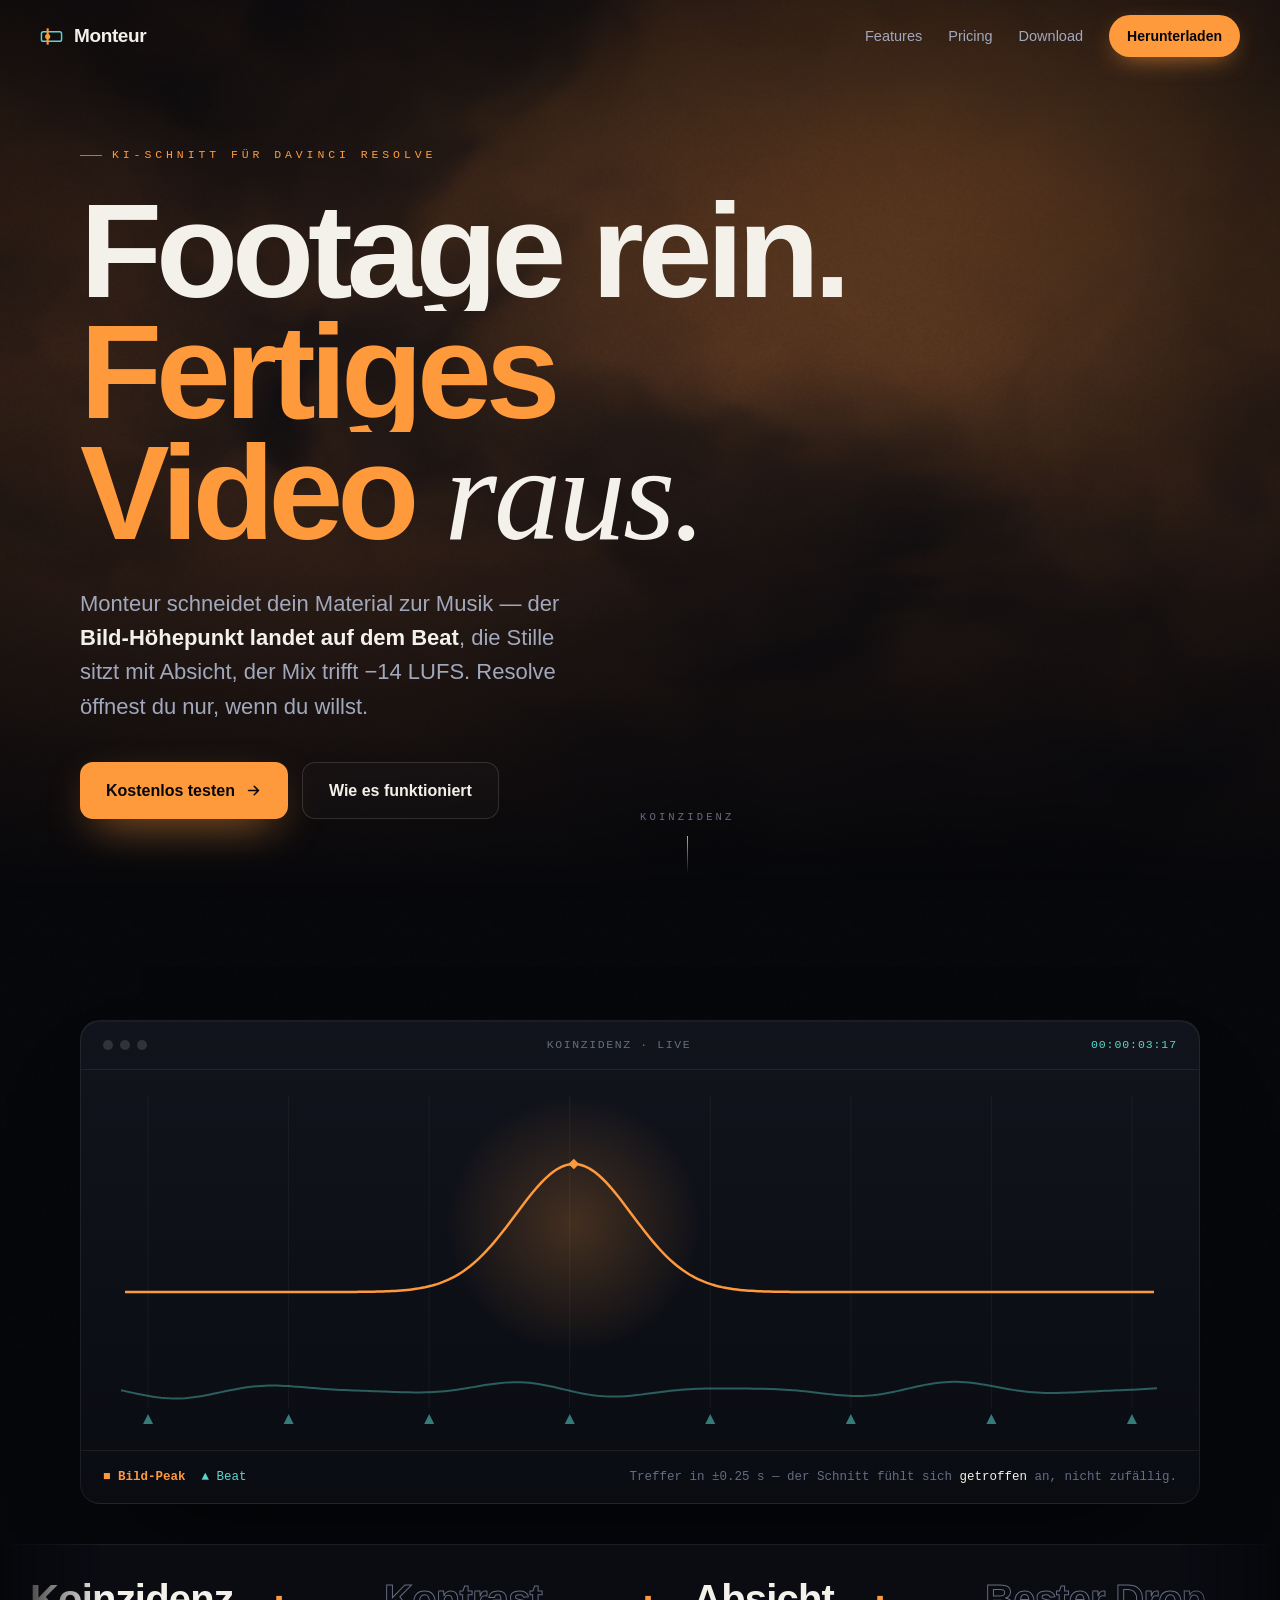
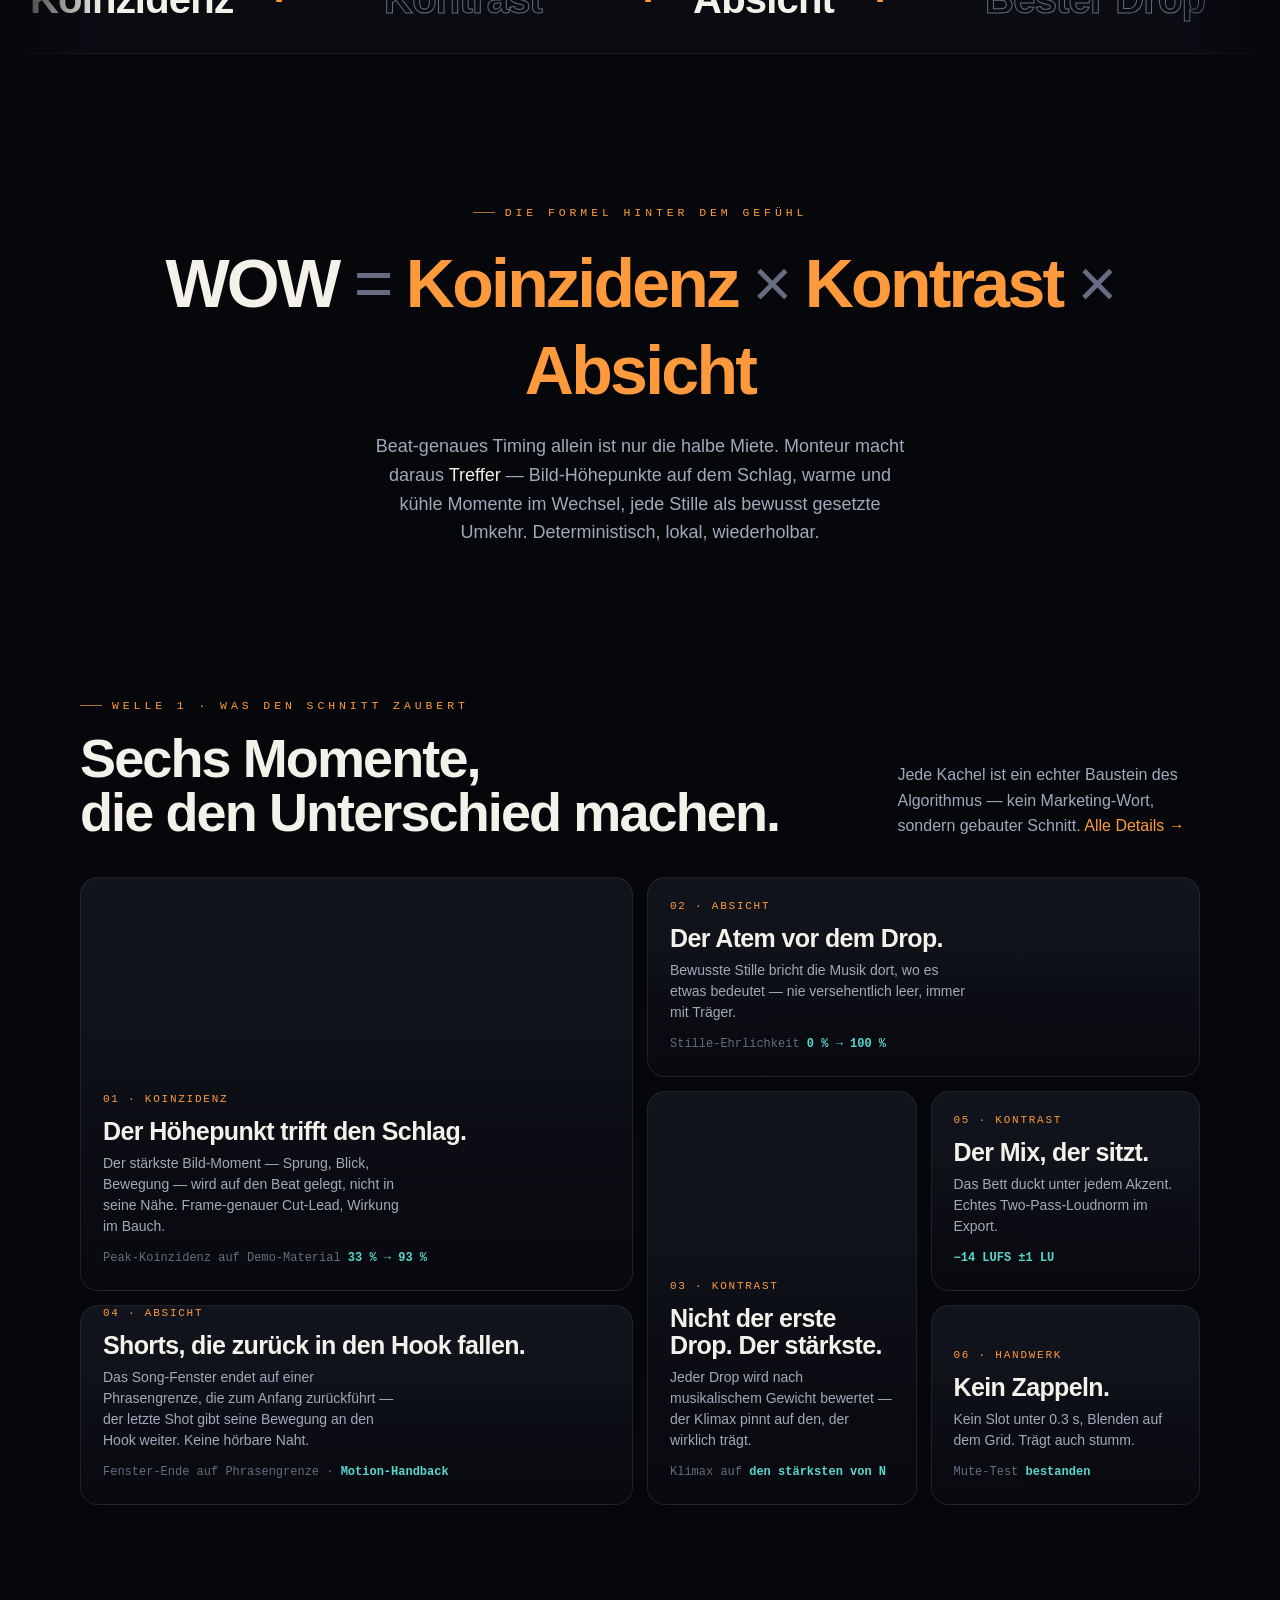
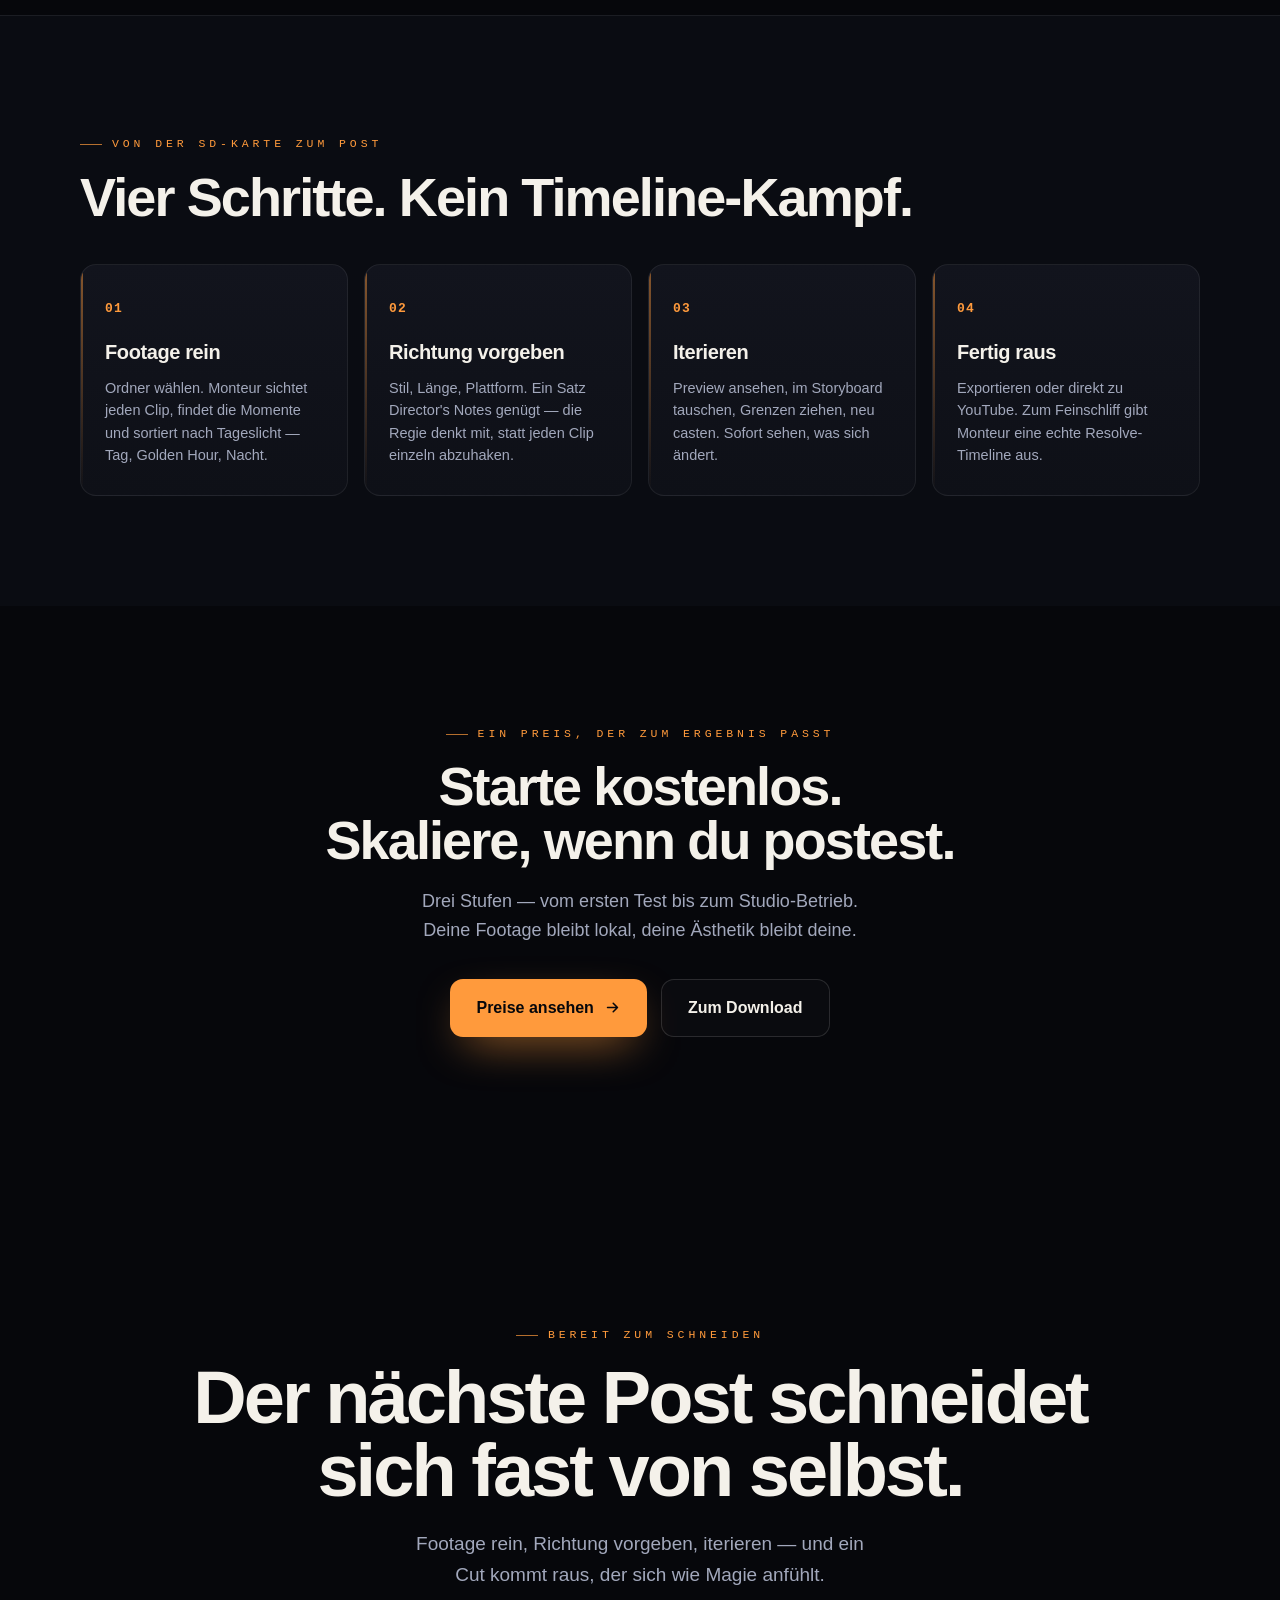
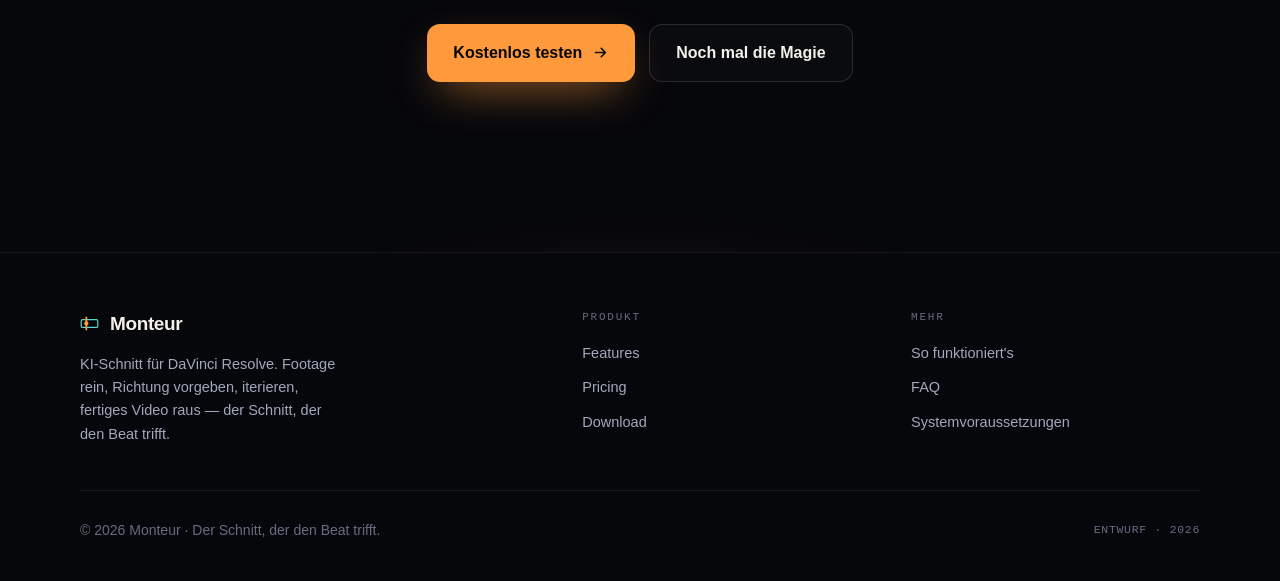
<file: site/index.html>
<!doctype html>
<html lang="de">
<head>
<meta charset="utf-8">
<meta name="viewport" content="width=device-width, initial-scale=1">
<title>Monteur — Der Schnitt, der den Beat trifft</title>
<meta name="description" content="Monteur ist KI-Schnitt für DaVinci Resolve. Footage rein, Richtung vorgeben, iterieren, fertiges Video raus — der Bild-Höhepunkt landet auf dem Beat.">
<meta property="og:title" content="Monteur — Der Schnitt, der den Beat trifft">
<meta property="og:description" content="KI-Schnitt für DaVinci Resolve. Footage rein, fertiges Video raus.">
<link rel="stylesheet" href="assets/monteur.css">
</head>
<body>
<div class="grain" aria-hidden="true"></div>

<header class="top" id="top">
  <a class="brand" href="index.html">
    <svg class="glyph" viewBox="0 0 24 24" fill="none" aria-hidden="true"><rect x="1.5" y="7" width="21" height="10" rx="2" stroke="#5AD7CD" stroke-width="1.5"/><line x1="8" y1="3.5" x2="8" y2="20.5" stroke="#FF9A3C" stroke-width="2.2"/><circle cx="8" cy="12" r="2.7" fill="#FF9A3C"/></svg>
    Monteur
  </a>
  <nav>
    <a class="lnk" href="features.html">Features</a>
    <a class="lnk" href="pricing.html">Pricing</a>
    <a class="lnk" href="download.html">Download</a>
    <a class="pill" href="download.html">Herunterladen</a>
  </nav>
  <button class="burger" aria-label="Menü öffnen"><span></span><span></span><span></span></button>
</header>
<div class="mobile-nav">
  <a href="features.html">Features</a>
  <a href="pricing.html">Pricing</a>
  <a href="download.html">Download</a>
  <a class="pill" href="download.html">Herunterladen</a>
</div>

<main>
  <!-- HERO -->
  <section class="hero" id="hero" style="position:relative;min-height:100svh;display:flex;align-items:center;overflow:hidden">
    <canvas id="shader" aria-hidden="true" style="position:absolute;inset:0;width:100%;height:100%;z-index:0"></canvas>
    <div style="content:'';position:absolute;inset:0;z-index:1;pointer-events:none;background:radial-gradient(120% 90% at 78% 18%,rgba(255,154,60,.10),transparent 55%),linear-gradient(180deg,rgba(6,7,11,.55),rgba(6,7,11,.2) 40%,#06070B)"></div>
    <div class="wrap" style="z-index:3;padding-top:120px;padding-bottom:64px;width:100%">
      <span class="eyebrow" style="margin-bottom:26px;display:inline-flex">KI-Schnitt für DaVinci Resolve</span>
      <h1 class="headline" id="headline" style="font-size:clamp(48px,10.5vw,148px);line-height:.9;letter-spacing:-.045em;max-width:16ch">
        <span class="ln" style="display:block;overflow:hidden"><span class="w" style="display:inline-block;transform:translateY(115%)">Footage rein.</span></span>
        <span class="ln" style="display:block;overflow:hidden"><span class="w" style="display:inline-block;transform:translateY(115%)"><span style="color:var(--ember)">Fertiges</span></span></span>
        <span class="ln" style="display:block;overflow:hidden"><span class="w" style="display:inline-block;transform:translateY(115%)"><span style="color:var(--ember)">Video</span> <span style="font-weight:300;font-family:var(--serif);font-style:italic;letter-spacing:-.02em">raus.</span></span></span>
      </h1>
      <p style="margin-top:32px;font-size:clamp(17px,2vw,22px);line-height:1.55;max-width:40ch;color:var(--haze);opacity:0;animation:fadeUp .8s var(--e-out) .9s forwards">Monteur schneidet dein Material zur Musik — der <b style="color:var(--chalk);font-weight:600">Bild-Höhepunkt landet auf dem Beat</b>, die Stille sitzt mit Absicht, der Mix trifft −14&nbsp;LUFS. Resolve öffnest du nur, wenn du willst.</p>
      <div class="cta-row" style="margin-top:38px;opacity:0;animation:fadeUp .8s var(--e-out) 1.05s forwards">
        <a class="btn btn-primary" href="download.html">Kostenlos testen<svg viewBox="0 0 24 24" fill="none"><path d="M5 12h14M13 6l6 6-6 6" stroke="currentColor" stroke-width="2.2" stroke-linecap="round" stroke-linejoin="round"/></svg></a>
        <a class="btn btn-ghost" href="features.html">Wie es funktioniert</a>
      </div>
    </div>
    <div aria-hidden="true" style="position:absolute;bottom:26px;left:50%;transform:translateX(-50%);z-index:3;font-family:var(--mono);font-size:10.5px;letter-spacing:.3em;color:var(--haze-dim);display:flex;flex-direction:column;align-items:center;gap:10px;opacity:0;animation:fadeUp 1s ease 1.4s forwards">
      <span>KOINZIDENZ</span><span style="width:1px;height:38px;background:linear-gradient(#FF9A3C,transparent)"></span>
    </div>
  </section>

  <!-- INSTRUMENT -->
  <section style="padding:clamp(70px,10vw,120px) 0 40px;position:relative;z-index:2">
    <div class="wrap">
      <div class="rise" style="border:1px solid var(--line);border-radius:20px;overflow:hidden;position:relative;background:linear-gradient(180deg,var(--panel),var(--ink));box-shadow:0 50px 110px -60px rgba(0,0,0,.95),inset 0 1px 0 rgba(255,255,255,.04)">
        <div style="display:flex;align-items:center;justify-content:space-between;gap:16px;padding:15px 22px;border-bottom:1px solid var(--line);font-family:var(--mono);font-size:11.5px;color:var(--haze-dim);letter-spacing:.14em">
          <span style="display:flex;gap:7px"><i style="width:10px;height:10px;border-radius:50%;background:var(--line-2)"></i><i style="width:10px;height:10px;border-radius:50%;background:var(--line-2)"></i><i style="width:10px;height:10px;border-radius:50%;background:var(--line-2)"></i></span>
          <span>KOINZIDENZ · LIVE</span>
          <span id="tc" style="color:var(--pulse);letter-spacing:.08em">00:00:04:12</span>
        </div>
        <canvas id="coincidence" width="1120" height="380" style="width:100%;height:clamp(240px,42vw,380px)"></canvas>
        <div style="display:flex;align-items:center;gap:16px;flex-wrap:wrap;padding:16px 22px;border-top:1px solid var(--line);font-family:var(--mono);font-size:12.5px;color:var(--haze-dim)">
          <span style="color:var(--ember);font-weight:600">■ Bild-Peak</span>
          <span style="color:var(--pulse)">▲ Beat</span>
          <span style="flex:1"></span>
          <span>Treffer in ±0.25&nbsp;s — der Schnitt fühlt sich <span style="color:var(--chalk)">getroffen</span> an, nicht zufällig.</span>
        </div>
      </div>
    </div>
  </section>

  <!-- MARQUEE -->
  <div class="marquee" aria-hidden="true">
    <div class="track">
      <span>Koinzidenz<span class="dot"> · </span></span><span class="o">Kontrast </span><span><span class="dot">· </span>Absicht<span class="dot"> · </span></span><span class="o">Bester Drop </span><span><span class="dot">· </span>Bewusste Stille<span class="dot"> · </span></span><span class="o">Loop-Naht </span><span><span class="dot">· </span>−14&nbsp;LUFS<span class="dot"> · </span></span><span class="o">Frame-Hygiene </span><span>Koinzidenz<span class="dot"> · </span></span><span class="o">Kontrast </span><span><span class="dot">· </span>Absicht<span class="dot"> · </span></span><span class="o">Bester Drop </span><span><span class="dot">· </span>Bewusste Stille<span class="dot"> · </span></span><span class="o">Loop-Naht </span><span><span class="dot">· </span>−14&nbsp;LUFS<span class="dot"> · </span></span><span class="o">Frame-Hygiene </span>
    </div>
  </div>

  <!-- FORMULA -->
  <section class="formula" id="magie">
    <div class="wrap">
      <span class="eyebrow center rise">Die Formel hinter dem Gefühl</span>
      <div class="expr rise d1">WOW <span class="x">=</span> <b>Koinzidenz</b> <span class="x">×</span> <b>Kontrast</b> <span class="x">×</span> <b>Absicht</b></div>
      <p class="rise d2">Beat-genaues Timing allein ist nur die halbe Miete. Monteur macht daraus <span style="color:var(--chalk)">Treffer</span> — Bild-Höhepunkte auf dem Schlag, warme und kühle Momente im Wechsel, jede Stille als bewusst gesetzte Umkehr. Deterministisch, lokal, wiederholbar.</p>
    </div>
  </section>

  <!-- BENTO -->
  <section class="section" style="padding-top:0">
    <div class="wrap">
      <div class="sec-head">
        <div>
          <span class="eyebrow rise">Welle 1 · Was den Schnitt zaubert</span>
          <h2 class="rise d1" style="margin-top:16px;font-size:clamp(30px,5.2vw,54px);line-height:1">Sechs Momente,<br>die den Unterschied machen.</h2>
        </div>
        <p class="rise d2">Jede Kachel ist ein echter Baustein des Algorithmus — kein Marketing-Wort, sondern gebauter Schnitt. <a href="features.html" style="color:var(--ember)">Alle Details →</a></p>
      </div>
      <div class="bento">
        <article class="tile big rise" data-viz="peak"><canvas></canvas><div class="scrim"></div><div class="body"><div class="idx">01 · KOINZIDENZ</div><h3>Der Höhepunkt trifft den Schlag.</h3><p>Der stärkste Bild-Moment — Sprung, Blick, Bewegung — wird auf den Beat gelegt, nicht in seine Nähe. Frame-genauer Cut-Lead, Wirkung im Bauch.</p><div class="stat">Peak-Koinzidenz auf Demo-Material <b>33 % → 93 %</b></div></div></article>
        <article class="tile wide rise d1" data-viz="silence"><canvas></canvas><div class="scrim"></div><div class="body"><div class="idx">02 · ABSICHT</div><h3>Der Atem vor dem Drop.</h3><p>Bewusste Stille bricht die Musik dort, wo es etwas bedeutet — nie versehentlich leer, immer mit Träger.</p><div class="stat">Stille-Ehrlichkeit <b>0 % → 100 %</b></div></div></article>
        <article class="tile tall rise d2" data-viz="drop"><canvas></canvas><div class="scrim"></div><div class="body"><div class="idx">03 · KONTRAST</div><h3>Nicht der erste Drop. Der stärkste.</h3><p>Jeder Drop wird nach musikalischem Gewicht bewertet — der Klimax pinnt auf den, der wirklich trägt.</p><div class="stat">Klimax auf <b>den stärksten von N</b></div></div></article>
        <article class="tile rise" data-viz="mix"><canvas></canvas><div class="scrim"></div><div class="body"><div class="idx">05 · KONTRAST</div><h3>Der Mix, der sitzt.</h3><p>Das Bett duckt unter jedem Akzent. Echtes Two-Pass-Loudnorm im Export.</p><div class="stat"><b>−14 LUFS ±1 LU</b></div></div></article>
        <article class="tile wide rise d1" data-viz="loop"><canvas></canvas><div class="scrim"></div><div class="body"><div class="idx">04 · ABSICHT</div><h3>Shorts, die zurück in den Hook fallen.</h3><p>Das Song-Fenster endet auf einer Phrasengrenze, die zum Anfang zurückführt — der letzte Shot gibt seine Bewegung an den Hook weiter. Keine hörbare Naht.</p><div class="stat">Fenster-Ende auf Phrasengrenze · <b>Motion-Handback</b></div></div></article>
        <article class="tile rise d2" data-viz="hygiene"><canvas></canvas><div class="scrim"></div><div class="body"><div class="idx">06 · HANDWERK</div><h3>Kein Zappeln.</h3><p>Kein Slot unter 0.3&nbsp;s, Blenden auf dem Grid. Trägt auch stumm.</p><div class="stat">Mute-Test <b>bestanden</b></div></div></article>
      </div>
    </div>
  </section>

  <!-- WORKFLOW -->
  <section class="section bordered inked" id="ablauf">
    <div class="wrap">
      <span class="eyebrow rise">Von der SD-Karte zum Post</span>
      <h2 class="h2 rise d1" style="margin-top:16px">Vier Schritte. Kein Timeline-Kampf.</h2>
      <div class="flow">
        <div class="step rise"><span class="rail"></span><h3>Footage rein</h3><p>Ordner wählen. Monteur sichtet jeden Clip, findet die Momente und sortiert nach Tageslicht — Tag, Golden Hour, Nacht.</p></div>
        <div class="step rise d1"><span class="rail"></span><h3>Richtung vorgeben</h3><p>Stil, Länge, Plattform. Ein Satz Director's Notes genügt — die Regie denkt mit, statt jeden Clip einzeln abzuhaken.</p></div>
        <div class="step rise d2"><span class="rail"></span><h3>Iterieren</h3><p>Preview ansehen, im Storyboard tauschen, Grenzen ziehen, neu casten. Sofort sehen, was sich ändert.</p></div>
        <div class="step rise d3"><span class="rail"></span><h3>Fertig raus</h3><p>Exportieren oder direkt zu YouTube. Zum Feinschliff gibt Monteur eine echte Resolve-Timeline aus.</p></div>
      </div>
    </div>
  </section>

  <!-- PRICING TEASER -->
  <section class="section">
    <div class="wrap" style="text-align:center">
      <span class="eyebrow center rise">Ein Preis, der zum Ergebnis passt</span>
      <h2 class="h2 rise d1" style="margin-top:16px">Starte kostenlos.<br>Skaliere, wenn du postest.</h2>
      <p class="rise d2" style="max-width:48ch;margin:20px auto 0;color:var(--haze);font-size:18px">Drei Stufen — vom ersten Test bis zum Studio-Betrieb. Deine Footage bleibt lokal, deine Ästhetik bleibt deine.</p>
      <div class="cta-row rise d2" style="justify-content:center;margin-top:34px">
        <a class="btn btn-primary" href="pricing.html">Preise ansehen<svg viewBox="0 0 24 24" fill="none"><path d="M5 12h14M13 6l6 6-6 6" stroke="currentColor" stroke-width="2.2" stroke-linecap="round" stroke-linejoin="round"/></svg></a>
        <a class="btn btn-ghost" href="download.html">Zum Download</a>
      </div>
    </div>
  </section>

  <!-- FINALE -->
  <section class="finale">
    <div class="wrap">
      <span class="eyebrow center rise">Bereit zum Schneiden</span>
      <h2 class="rise d1" style="margin-top:18px">Der nächste Post schneidet<br>sich fast von selbst.</h2>
      <p class="rise d2">Footage rein, Richtung vorgeben, iterieren — und ein Cut kommt raus, der sich wie Magie anfühlt.</p>
      <div class="cta-row rise d2" style="justify-content:center;margin-top:34px">
        <a class="btn btn-primary" href="download.html">Kostenlos testen<svg viewBox="0 0 24 24" fill="none"><path d="M5 12h14M13 6l6 6-6 6" stroke="currentColor" stroke-width="2.2" stroke-linecap="round" stroke-linejoin="round"/></svg></a>
        <a class="btn btn-ghost" href="features.html">Noch mal die Magie</a>
      </div>
    </div>
  </section>
</main>

<footer>
  <div class="wrap">
    <div class="foot-grid">
      <div class="about">
        <span class="brand"><svg class="glyph" viewBox="0 0 24 24" fill="none" aria-hidden="true" style="width:19px;height:19px"><rect x="1.5" y="7" width="21" height="10" rx="2" stroke="#5AD7CD" stroke-width="1.5"/><line x1="8" y1="3.5" x2="8" y2="20.5" stroke="#FF9A3C" stroke-width="2.2"/><circle cx="8" cy="12" r="2.7" fill="#FF9A3C"/></svg> Monteur</span>
        <p>KI-Schnitt für DaVinci Resolve. Footage rein, Richtung vorgeben, iterieren, fertiges Video raus — der Schnitt, der den Beat trifft.</p>
      </div>
      <div class="foot-col"><h4>Produkt</h4><a href="features.html">Features</a><a href="pricing.html">Pricing</a><a href="download.html">Download</a></div>
      <div class="foot-col"><h4>Mehr</h4><a href="features.html#ablauf">So funktioniert's</a><a href="pricing.html#faq">FAQ</a><a href="download.html">Systemvoraussetzungen</a></div>
    </div>
    <div class="foot-bottom">
      <span>© 2026 Monteur · Der Schnitt, der den Beat trifft.</span>
      <span class="mono">ENTWURF · 2026</span>
    </div>
  </div>
</footer>

<style>@keyframes fadeUp{from{opacity:0;transform:translateY(16px)}to{opacity:1;transform:none}}.headline.go .w{animation:wordUp .95s var(--e-out) forwards}@keyframes wordUp{to{transform:translateY(0)}}@media(prefers-reduced-motion:reduce){.headline .w{transform:none!important}[style*="animation"]{opacity:1!important}}</style>
<script src="assets/monteur.js" defer></script>
</body>
</html>
</file>
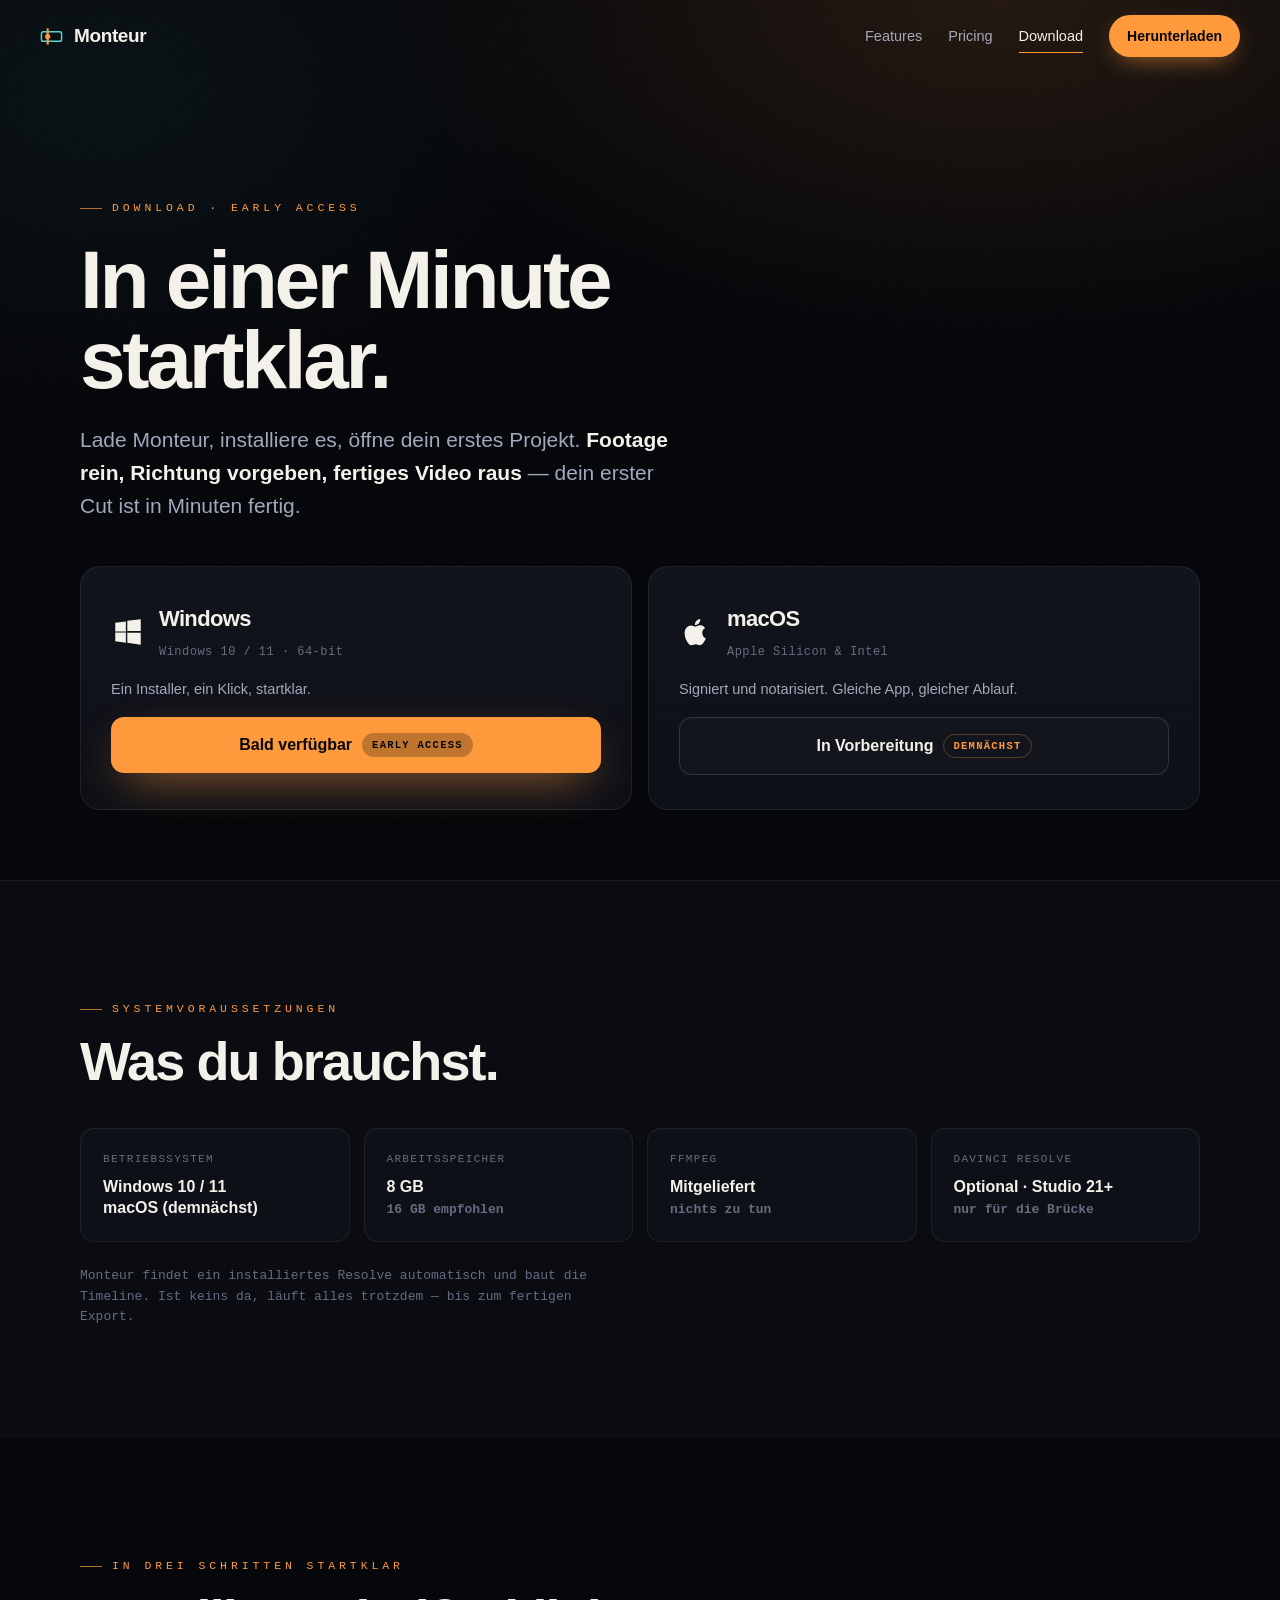
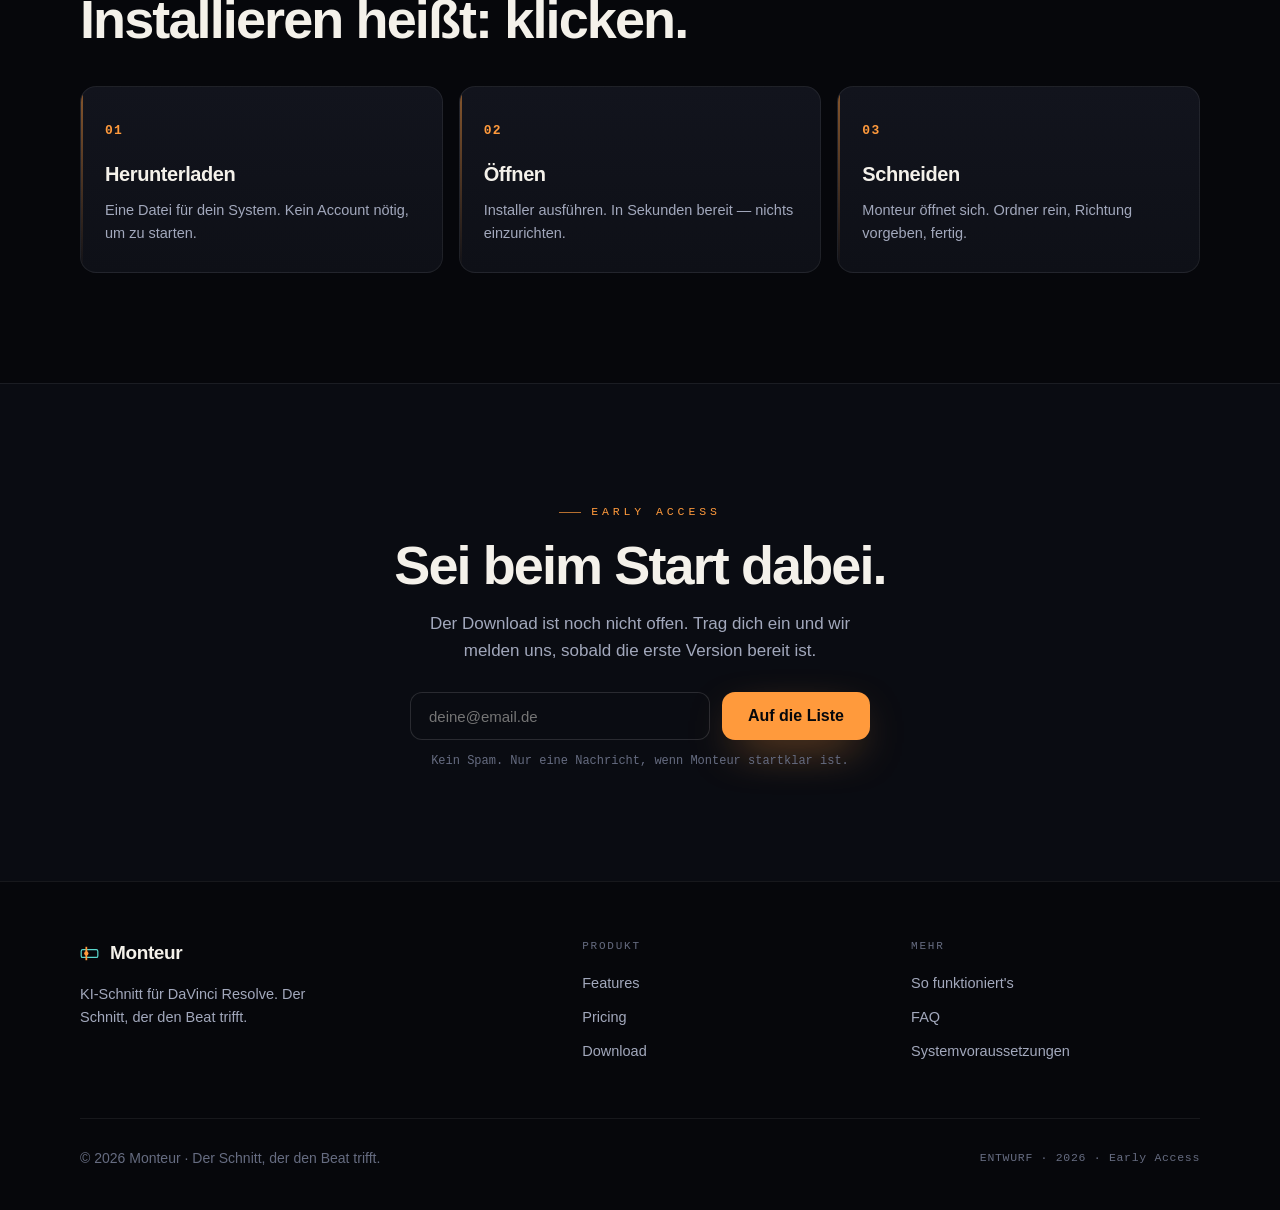
<file: site/download.html>
<!doctype html>
<html lang="de">
<head>
<meta charset="utf-8">
<meta name="viewport" content="width=device-width, initial-scale=1">
<title>Download — Monteur</title>
<meta name="description" content="Monteur herunterladen: Windows und macOS, Early Access. Kein Terminal, keine Python-Installation — Doppelklick, und das Studio öffnet sich.">
<link rel="stylesheet" href="assets/monteur.css">
</head>
<body>
<div class="grain" aria-hidden="true"></div>

<header class="top" id="top">
  <a class="brand" href="index.html"><svg class="glyph" viewBox="0 0 24 24" fill="none" aria-hidden="true"><rect x="1.5" y="7" width="21" height="10" rx="2" stroke="#5AD7CD" stroke-width="1.5"/><line x1="8" y1="3.5" x2="8" y2="20.5" stroke="#FF9A3C" stroke-width="2.2"/><circle cx="8" cy="12" r="2.7" fill="#FF9A3C"/></svg> Monteur</a>
  <nav>
    <a class="lnk" href="features.html">Features</a>
    <a class="lnk" href="pricing.html">Pricing</a>
    <a class="lnk" href="download.html" aria-current="page">Download</a>
    <a class="pill" href="#get">Herunterladen</a>
  </nav>
  <button class="burger" aria-label="Menü öffnen"><span></span><span></span><span></span></button>
</header>
<div class="mobile-nav">
  <a href="features.html">Features</a><a href="pricing.html">Pricing</a><a href="download.html">Download</a><a class="pill" href="#get">Herunterladen</a>
</div>

<main>
  <!-- HERO -->
  <section class="page-hero" id="get">
    <div class="wrap">
      <span class="eyebrow rise">Download · Early Access</span>
      <h1 class="rise d1">In einer Minute<br>startklar.</h1>
      <p class="sub rise d2">Lade Monteur, installiere es, öffne dein erstes Projekt. <b>Footage rein, Richtung vorgeben, fertiges Video raus</b> — dein erster Cut ist in Minuten fertig.</p>

      <div class="dl-cards rise d2">
        <div class="dl-card">
          <div class="os">
            <svg viewBox="0 0 24 24" fill="currentColor"><path d="M3 5.5l7.5-1v7.2H3V5.5zm0 13l7.5 1v-7.1H3v6.1zm8.5 1.1L21 21v-8.4h-9.5v7zM11.5 4L21 3v8.3h-9.5V4z"/></svg>
            <div><h3>Windows</h3><span class="meta">Windows 10 / 11 · 64-bit</span></div>
          </div>
          <p style="color:var(--haze);font-size:14.5px;line-height:1.5">Ein Installer, ein Klick, startklar.</p>
          <a class="btn btn-primary" href="#waitlist" style="pointer-events:auto">Bald verfügbar <span class="badge-soon" style="color:var(--void);border-color:transparent;background:rgba(6,7,11,.25)">Early Access</span></a>
        </div>
        <div class="dl-card">
          <div class="os">
            <svg viewBox="0 0 24 24" fill="currentColor"><path d="M16.4 12.6c0-2.3 1.9-3.4 2-3.5-1.1-1.6-2.8-1.8-3.4-1.8-1.4-.1-2.8.9-3.5.9-.7 0-1.9-.8-3-.8-1.6 0-3 .9-3.8 2.3-1.6 2.8-.4 7 1.2 9.3.8 1.1 1.7 2.4 2.9 2.3 1.2 0 1.6-.7 3-.7 1.4 0 1.8.7 3 .7 1.2 0 2-1.1 2.8-2.2.9-1.3 1.2-2.5 1.3-2.6-.1 0-2.4-1-2.4-3.6zM14.1 5.8c.6-.8 1.1-1.9.9-3-.9 0-2.1.6-2.8 1.4-.6.7-1.1 1.8-1 2.9 1 .1 2.1-.5 2.9-1.3z"/></svg>
            <div><h3>macOS</h3><span class="meta">Apple Silicon & Intel</span></div>
          </div>
          <p style="color:var(--haze);font-size:14.5px;line-height:1.5">Signiert und notarisiert. Gleiche App, gleicher Ablauf.</p>
          <a class="btn btn-ghost" href="#waitlist">In Vorbereitung <span class="badge-soon">Demnächst</span></a>
        </div>
      </div>
    </div>
  </section>

  <!-- REQUIREMENTS -->
  <section class="section bordered inked">
    <div class="wrap">
      <span class="eyebrow rise">Systemvoraussetzungen</span>
      <h2 class="h2 rise d1" style="margin-top:16px">Was du brauchst.</h2>
      <div class="req rise d2">
        <div class="r"><div class="rk">Betriebssystem</div><div class="rv">Windows 10 / 11<br>macOS (demnächst)</div></div>
        <div class="r"><div class="rk">Arbeitsspeicher</div><div class="rv">8 GB<br><span style="color:var(--haze-dim);font-size:13px;font-family:var(--mono)">16 GB empfohlen</span></div></div>
        <div class="r"><div class="rk">FFmpeg</div><div class="rv">Mitgeliefert<br><span style="color:var(--haze-dim);font-size:13px;font-family:var(--mono)">nichts zu tun</span></div></div>
        <div class="r"><div class="rk">DaVinci Resolve</div><div class="rv">Optional · Studio 21+<br><span style="color:var(--haze-dim);font-size:13px;font-family:var(--mono)">nur für die Brücke</span></div></div>
      </div>
      <p class="rise d2" style="margin-top:24px;color:var(--haze-dim);font-family:var(--mono);font-size:13px;max-width:70ch;line-height:1.6">Monteur findet ein installiertes Resolve automatisch und baut die Timeline. Ist keins da, läuft alles trotzdem — bis zum fertigen Export.</p>
    </div>
  </section>

  <!-- INSTALL STEPS -->
  <section class="section">
    <div class="wrap">
      <span class="eyebrow rise">In drei Schritten startklar</span>
      <h2 class="h2 rise d1" style="margin-top:16px">Installieren heißt: klicken.</h2>
      <div class="flow" style="grid-template-columns:repeat(3,1fr)">
        <div class="step rise"><span class="rail"></span><h3>Herunterladen</h3><p>Eine Datei für dein System. Kein Account nötig, um zu starten.</p></div>
        <div class="step rise d1"><span class="rail"></span><h3>Öffnen</h3><p>Installer ausführen. In Sekunden bereit — nichts einzurichten.</p></div>
        <div class="step rise d2"><span class="rail"></span><h3>Schneiden</h3><p>Monteur öffnet sich. Ordner rein, Richtung vorgeben, fertig.</p></div>
      </div>
    </div>
  </section>

  <!-- WAITLIST -->
  <section class="section bordered inked" id="waitlist">
    <div class="wrap" style="text-align:center">
      <span class="eyebrow center rise">Early Access</span>
      <h2 class="h2 rise d1" style="margin-top:16px">Sei beim Start dabei.</h2>
      <p class="rise d2" style="max-width:46ch;margin:18px auto 0;color:var(--haze);font-size:17px">Der Download ist noch nicht offen. Trag dich ein und wir melden uns, sobald die erste Version bereit ist.</p>
      <form class="waitlist rise d2" style="margin-inline:auto;justify-content:center">
        <input type="email" placeholder="deine@email.de" aria-label="E-Mail-Adresse" required>
        <button class="btn btn-primary" type="submit">Auf die Liste</button>
      </form>
      <p class="waitlist-note rise d2" style="text-align:center">Kein Spam. Nur eine Nachricht, wenn Monteur startklar ist.</p>
    </div>
  </section>
</main>

<footer>
  <div class="wrap">
    <div class="foot-grid">
      <div class="about"><span class="brand"><svg class="glyph" viewBox="0 0 24 24" fill="none" aria-hidden="true" style="width:19px;height:19px"><rect x="1.5" y="7" width="21" height="10" rx="2" stroke="#5AD7CD" stroke-width="1.5"/><line x1="8" y1="3.5" x2="8" y2="20.5" stroke="#FF9A3C" stroke-width="2.2"/><circle cx="8" cy="12" r="2.7" fill="#FF9A3C"/></svg> Monteur</span><p>KI-Schnitt für DaVinci Resolve. Der Schnitt, der den Beat trifft.</p></div>
      <div class="foot-col"><h4>Produkt</h4><a href="features.html">Features</a><a href="pricing.html">Pricing</a><a href="download.html">Download</a></div>
      <div class="foot-col"><h4>Mehr</h4><a href="features.html#ablauf">So funktioniert's</a><a href="pricing.html#faq">FAQ</a><a href="download.html">Systemvoraussetzungen</a></div>
    </div>
    <div class="foot-bottom"><span>© 2026 Monteur · Der Schnitt, der den Beat trifft.</span><span class="mono">ENTWURF · 2026 · Early Access</span></div>
  </div>
</footer>

<script src="assets/monteur.js" defer></script>
</body>
</html>
</file>
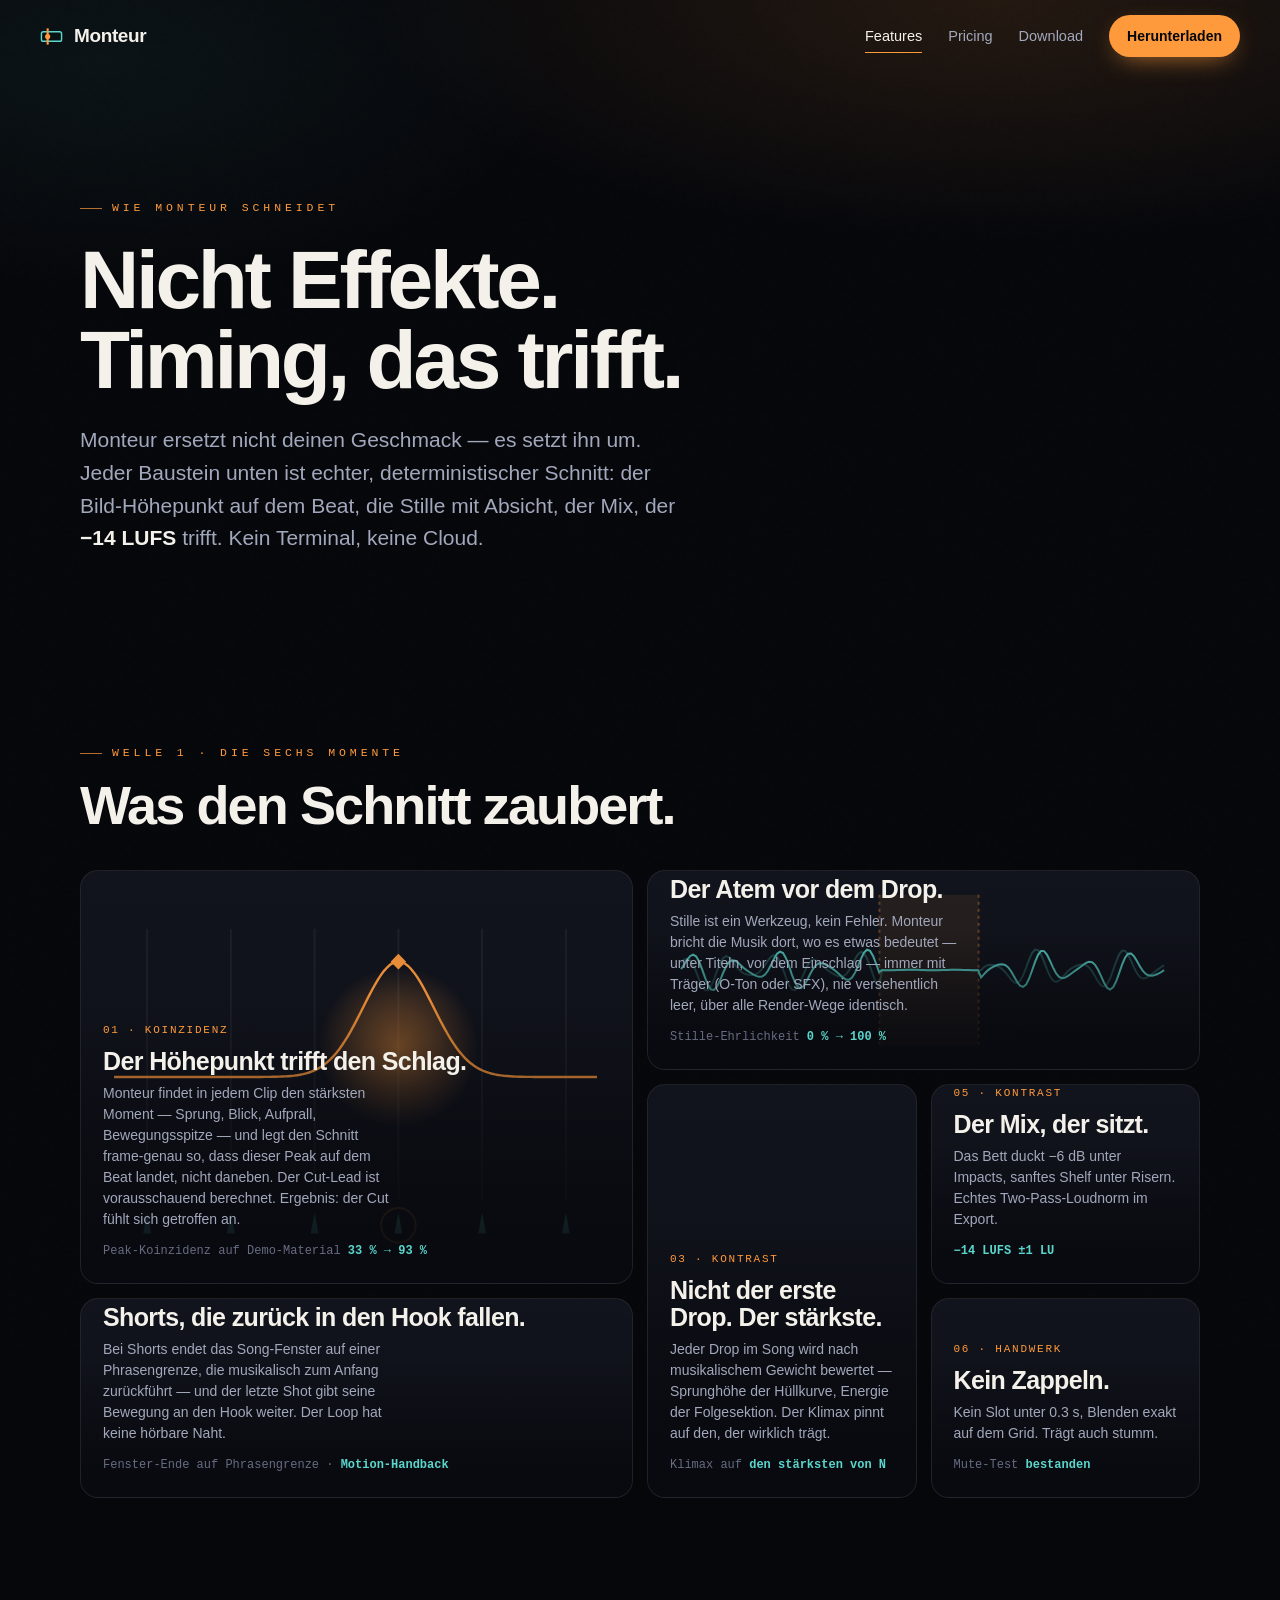
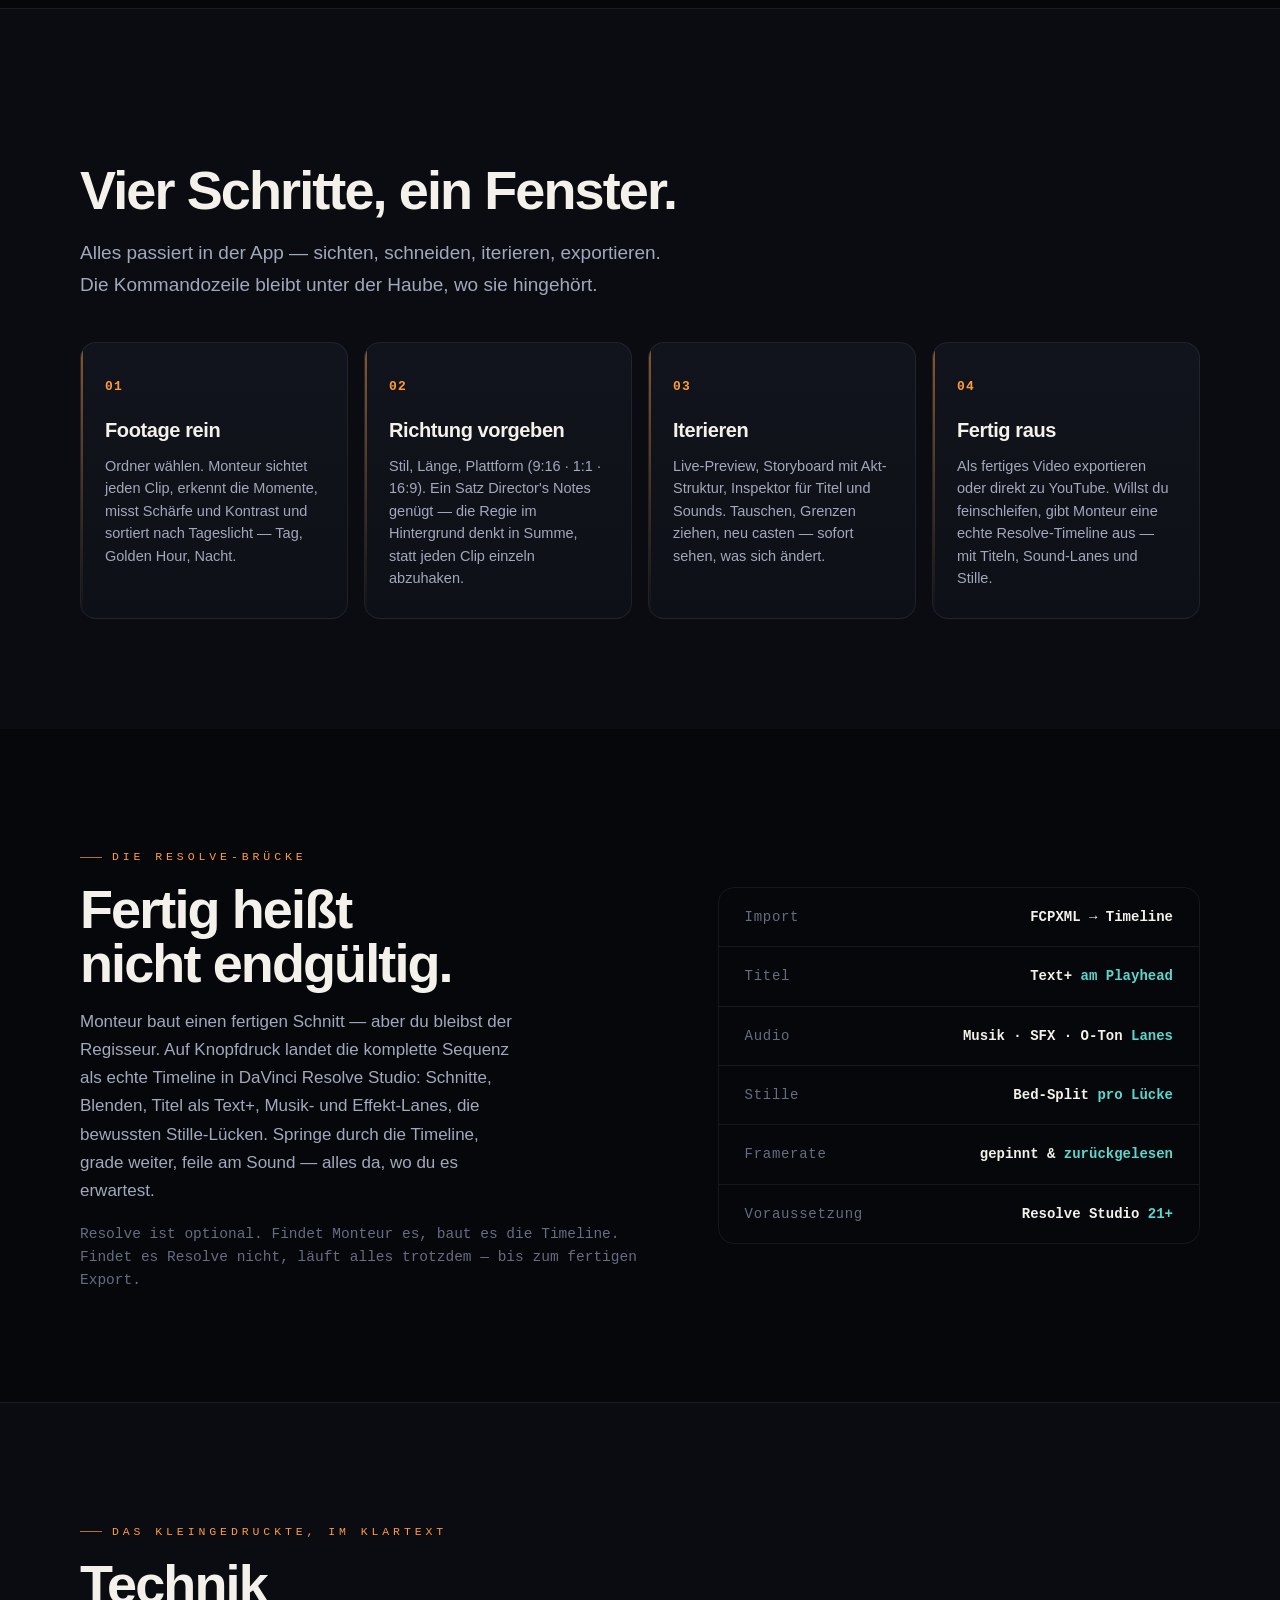
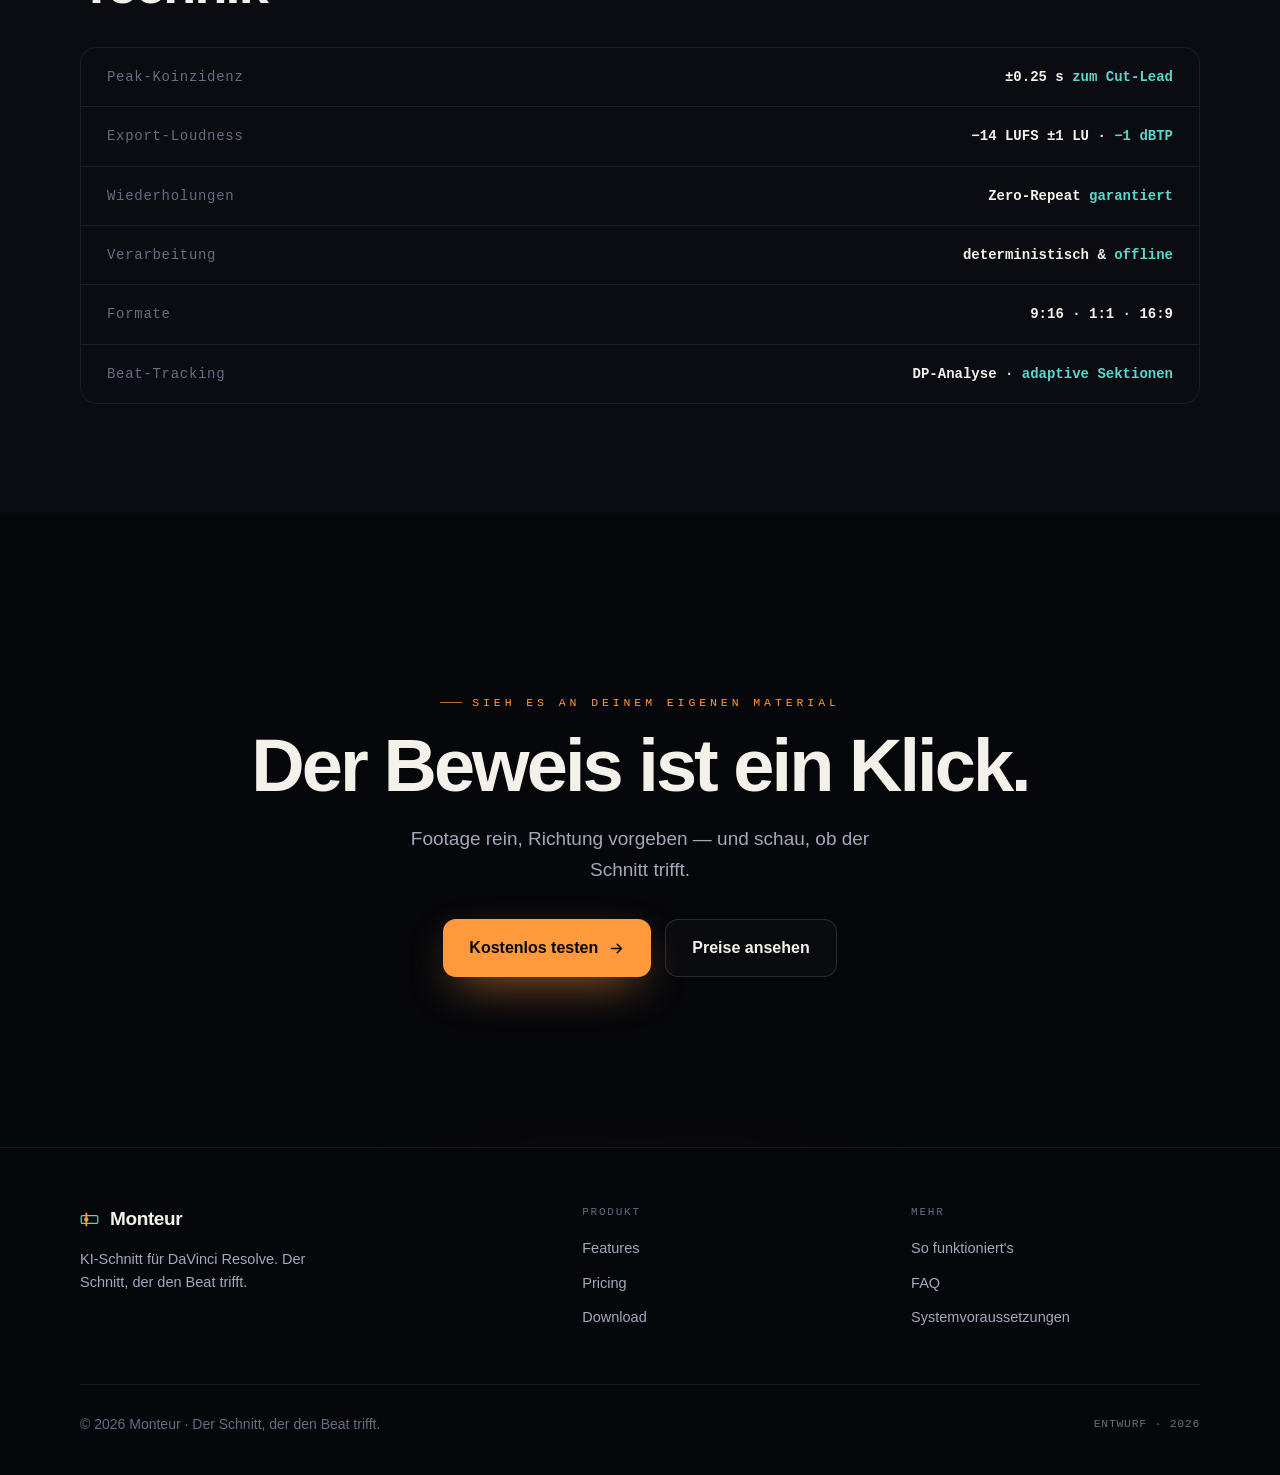
<file: site/features.html>
<!doctype html>
<html lang="de">
<head>
<meta charset="utf-8">
<meta name="viewport" content="width=device-width, initial-scale=1">
<title>Features — Monteur</title>
<meta name="description" content="Wie Monteur schneidet: Peak-on-Beat, bewusste Stille, der stärkste Drop, Loop-Naht, Ducking auf −14 LUFS, Frame-Hygiene — und die Brücke zu DaVinci Resolve.">
<link rel="stylesheet" href="assets/monteur.css">
</head>
<body>
<div class="grain" aria-hidden="true"></div>

<header class="top" id="top">
  <a class="brand" href="index.html"><svg class="glyph" viewBox="0 0 24 24" fill="none" aria-hidden="true"><rect x="1.5" y="7" width="21" height="10" rx="2" stroke="#5AD7CD" stroke-width="1.5"/><line x1="8" y1="3.5" x2="8" y2="20.5" stroke="#FF9A3C" stroke-width="2.2"/><circle cx="8" cy="12" r="2.7" fill="#FF9A3C"/></svg> Monteur</a>
  <nav>
    <a class="lnk" href="features.html" aria-current="page">Features</a>
    <a class="lnk" href="pricing.html">Pricing</a>
    <a class="lnk" href="download.html">Download</a>
    <a class="pill" href="download.html">Herunterladen</a>
  </nav>
  <button class="burger" aria-label="Menü öffnen"><span></span><span></span><span></span></button>
</header>
<div class="mobile-nav">
  <a href="features.html">Features</a><a href="pricing.html">Pricing</a><a href="download.html">Download</a><a class="pill" href="download.html">Herunterladen</a>
</div>

<main>
  <!-- PAGE HERO -->
  <section class="page-hero">
    <div class="wrap">
      <span class="eyebrow rise">Wie Monteur schneidet</span>
      <h1 class="rise d1">Nicht Effekte.<br>Timing, das trifft.</h1>
      <p class="sub rise d2">Monteur ersetzt nicht deinen Geschmack — es setzt ihn um. Jeder Baustein unten ist echter, deterministischer Schnitt: der Bild-Höhepunkt auf dem Beat, die Stille mit Absicht, der Mix, der <b>−14&nbsp;LUFS</b> trifft. Kein Terminal, keine Cloud.</p>
    </div>
  </section>

  <!-- SIX MOMENTS -->
  <section class="section">
    <div class="wrap">
      <span class="eyebrow rise">Welle 1 · Die sechs Momente</span>
      <h2 class="h2 rise d1" style="margin:16px 0 38px">Was den Schnitt zaubert.</h2>
      <div class="bento">
        <article class="tile big rise" data-viz="peak"><canvas></canvas><div class="scrim"></div><div class="body"><div class="idx">01 · KOINZIDENZ</div><h3>Der Höhepunkt trifft den Schlag.</h3><p>Monteur findet in jedem Clip den stärksten Moment — Sprung, Blick, Aufprall, Bewegungsspitze — und legt den Schnitt frame-genau so, dass dieser Peak auf dem Beat landet, nicht daneben. Der Cut-Lead ist vorausschauend berechnet. Ergebnis: der Cut fühlt sich getroffen an.</p><div class="stat">Peak-Koinzidenz auf Demo-Material <b>33 % → 93 %</b></div></div></article>
        <article class="tile wide rise d1" data-viz="silence"><canvas></canvas><div class="scrim"></div><div class="body"><div class="idx">02 · ABSICHT</div><h3>Der Atem vor dem Drop.</h3><p>Stille ist ein Werkzeug, kein Fehler. Monteur bricht die Musik dort, wo es etwas bedeutet — unter Titeln, vor dem Einschlag — immer mit Träger (O-Ton oder SFX), nie versehentlich leer, über alle Render-Wege identisch.</p><div class="stat">Stille-Ehrlichkeit <b>0 % → 100 %</b></div></div></article>
        <article class="tile tall rise d2" data-viz="drop"><canvas></canvas><div class="scrim"></div><div class="body"><div class="idx">03 · KONTRAST</div><h3>Nicht der erste Drop. Der stärkste.</h3><p>Jeder Drop im Song wird nach musikalischem Gewicht bewertet — Sprunghöhe der Hüllkurve, Energie der Folgesektion. Der Klimax pinnt auf den, der wirklich trägt.</p><div class="stat">Klimax auf <b>den stärksten von N</b></div></div></article>
        <article class="tile rise" data-viz="mix"><canvas></canvas><div class="scrim"></div><div class="body"><div class="idx">05 · KONTRAST</div><h3>Der Mix, der sitzt.</h3><p>Das Bett duckt −6&nbsp;dB unter Impacts, sanftes Shelf unter Risern. Echtes Two-Pass-Loudnorm im Export.</p><div class="stat"><b>−14 LUFS ±1 LU</b></div></div></article>
        <article class="tile wide rise d1" data-viz="loop"><canvas></canvas><div class="scrim"></div><div class="body"><div class="idx">04 · ABSICHT</div><h3>Shorts, die zurück in den Hook fallen.</h3><p>Bei Shorts endet das Song-Fenster auf einer Phrasengrenze, die musikalisch zum Anfang zurückführt — und der letzte Shot gibt seine Bewegung an den Hook weiter. Der Loop hat keine hörbare Naht.</p><div class="stat">Fenster-Ende auf Phrasengrenze · <b>Motion-Handback</b></div></div></article>
        <article class="tile rise d2" data-viz="hygiene"><canvas></canvas><div class="scrim"></div><div class="body"><div class="idx">06 · HANDWERK</div><h3>Kein Zappeln.</h3><p>Kein Slot unter 0.3&nbsp;s, Blenden exakt auf dem Grid. Trägt auch stumm.</p><div class="stat">Mute-Test <b>bestanden</b></div></div></article>
      </div>
    </div>
  </section>

  <!-- HOW IT WORKS -->
  <section class="section bordered inked" id="ablauf">
    <div class="wrap">
      <span class="eyebrow rise">Der Ablauf im Studio</span>
      <h2 class="h2 rise d1" style="margin-top:16px">Vier Schritte, ein Fenster.</h2>
      <p class="lead rise d2" style="margin-top:20px">Alles passiert in der App — sichten, schneiden, iterieren, exportieren. Die Kommandozeile bleibt unter der Haube, wo sie hingehört.</p>
      <div class="flow">
        <div class="step rise"><span class="rail"></span><h3>Footage rein</h3><p>Ordner wählen. Monteur sichtet jeden Clip, erkennt die Momente, misst Schärfe und Kontrast und sortiert nach Tageslicht — Tag, Golden Hour, Nacht.</p></div>
        <div class="step rise d1"><span class="rail"></span><h3>Richtung vorgeben</h3><p>Stil, Länge, Plattform (9:16 · 1:1 · 16:9). Ein Satz Director's Notes genügt — die Regie im Hintergrund denkt in Summe, statt jeden Clip einzeln abzuhaken.</p></div>
        <div class="step rise d2"><span class="rail"></span><h3>Iterieren</h3><p>Live-Preview, Storyboard mit Akt-Struktur, Inspektor für Titel und Sounds. Tauschen, Grenzen ziehen, neu casten — sofort sehen, was sich ändert.</p></div>
        <div class="step rise d3"><span class="rail"></span><h3>Fertig raus</h3><p>Als fertiges Video exportieren oder direkt zu YouTube. Willst du feinschleifen, gibt Monteur eine echte Resolve-Timeline aus — mit Titeln, Sound-Lanes und Stille.</p></div>
      </div>
    </div>
  </section>

  <!-- RESOLVE BRIDGE -->
  <section class="section">
    <div class="wrap">
      <div style="display:grid;grid-template-columns:1.1fr .9fr;gap:48px;align-items:center" class="rb-grid">
        <div>
          <span class="eyebrow rise">Die Resolve-Brücke</span>
          <h2 class="h2 rise d1" style="margin:16px 0 18px">Fertig heißt nicht endgültig.</h2>
          <p class="rise d2" style="color:var(--haze);font-size:17px;line-height:1.65;max-width:46ch">Monteur baut einen fertigen Schnitt — aber du bleibst der Regisseur. Auf Knopfdruck landet die komplette Sequenz als echte Timeline in DaVinci Resolve Studio: Schnitte, Blenden, Titel als Text+, Musik- und Effekt-Lanes, die bewussten Stille-Lücken. Springe durch die Timeline, grade weiter, feile am Sound — alles da, wo du es erwartest.</p>
          <p class="rise d2" style="color:var(--haze-dim);font-size:14.5px;margin-top:18px;font-family:var(--mono)">Resolve ist optional. Findet Monteur es, baut es die Timeline. Findet es Resolve nicht, läuft alles trotzdem — bis zum fertigen Export.</p>
        </div>
        <div class="readout rise d2" style="margin-top:0">
          <div class="row"><span class="k">Import</span><span class="v">FCPXML → Timeline</span></div>
          <div class="row"><span class="k">Titel</span><span class="v">Text+ <em>am Playhead</em></span></div>
          <div class="row"><span class="k">Audio</span><span class="v">Musik · SFX · O-Ton <em>Lanes</em></span></div>
          <div class="row"><span class="k">Stille</span><span class="v">Bed-Split <em>pro Lücke</em></span></div>
          <div class="row"><span class="k">Framerate</span><span class="v">gepinnt & <em>zurückgelesen</em></span></div>
          <div class="row"><span class="k">Voraussetzung</span><span class="v">Resolve Studio <em>21+</em></span></div>
        </div>
      </div>
    </div>
  </section>

  <!-- SPECS -->
  <section class="section bordered inked" id="specs">
    <div class="wrap">
      <span class="eyebrow rise">Das Kleingedruckte, im Klartext</span>
      <h2 class="h2 rise d1" style="margin-top:16px">Technik</h2>
      <div class="readout rise d2">
        <div class="row"><span class="k">Peak-Koinzidenz</span><span class="v">±0.25&nbsp;s <em>zum Cut-Lead</em></span></div>
        <div class="row"><span class="k">Export-Loudness</span><span class="v">−14 LUFS ±1 LU · <em>−1 dBTP</em></span></div>
        <div class="row"><span class="k">Wiederholungen</span><span class="v">Zero-Repeat <em>garantiert</em></span></div>
        <div class="row"><span class="k">Verarbeitung</span><span class="v">deterministisch & <em>offline</em></span></div>
        <div class="row"><span class="k">Formate</span><span class="v">9:16 · 1:1 · 16:9</span></div>
        <div class="row"><span class="k">Beat-Tracking</span><span class="v">DP-Analyse · <em>adaptive Sektionen</em></span></div>
      </div>
    </div>
  </section>

  <!-- CTA -->
  <section class="finale">
    <div class="wrap">
      <span class="eyebrow center rise">Sieh es an deinem eigenen Material</span>
      <h2 class="rise d1" style="margin-top:18px">Der Beweis ist ein Klick.</h2>
      <p class="rise d2">Footage rein, Richtung vorgeben — und schau, ob der Schnitt trifft.</p>
      <div class="cta-row rise d2" style="justify-content:center;margin-top:34px">
        <a class="btn btn-primary" href="download.html">Kostenlos testen<svg viewBox="0 0 24 24" fill="none"><path d="M5 12h14M13 6l6 6-6 6" stroke="currentColor" stroke-width="2.2" stroke-linecap="round" stroke-linejoin="round"/></svg></a>
        <a class="btn btn-ghost" href="pricing.html">Preise ansehen</a>
      </div>
    </div>
  </section>
</main>

<footer>
  <div class="wrap">
    <div class="foot-grid">
      <div class="about"><span class="brand"><svg class="glyph" viewBox="0 0 24 24" fill="none" aria-hidden="true" style="width:19px;height:19px"><rect x="1.5" y="7" width="21" height="10" rx="2" stroke="#5AD7CD" stroke-width="1.5"/><line x1="8" y1="3.5" x2="8" y2="20.5" stroke="#FF9A3C" stroke-width="2.2"/><circle cx="8" cy="12" r="2.7" fill="#FF9A3C"/></svg> Monteur</span><p>KI-Schnitt für DaVinci Resolve. Der Schnitt, der den Beat trifft.</p></div>
      <div class="foot-col"><h4>Produkt</h4><a href="features.html">Features</a><a href="pricing.html">Pricing</a><a href="download.html">Download</a></div>
      <div class="foot-col"><h4>Mehr</h4><a href="features.html#ablauf">So funktioniert's</a><a href="pricing.html#faq">FAQ</a><a href="download.html">Systemvoraussetzungen</a></div>
    </div>
    <div class="foot-bottom"><span>© 2026 Monteur · Der Schnitt, der den Beat trifft.</span><span class="mono">ENTWURF · 2026</span></div>
  </div>
</footer>

<style>@media(max-width:820px){.rb-grid{grid-template-columns:1fr!important;gap:32px!important}}</style>
<script src="assets/monteur.js" defer></script>
</body>
</html>
</file>
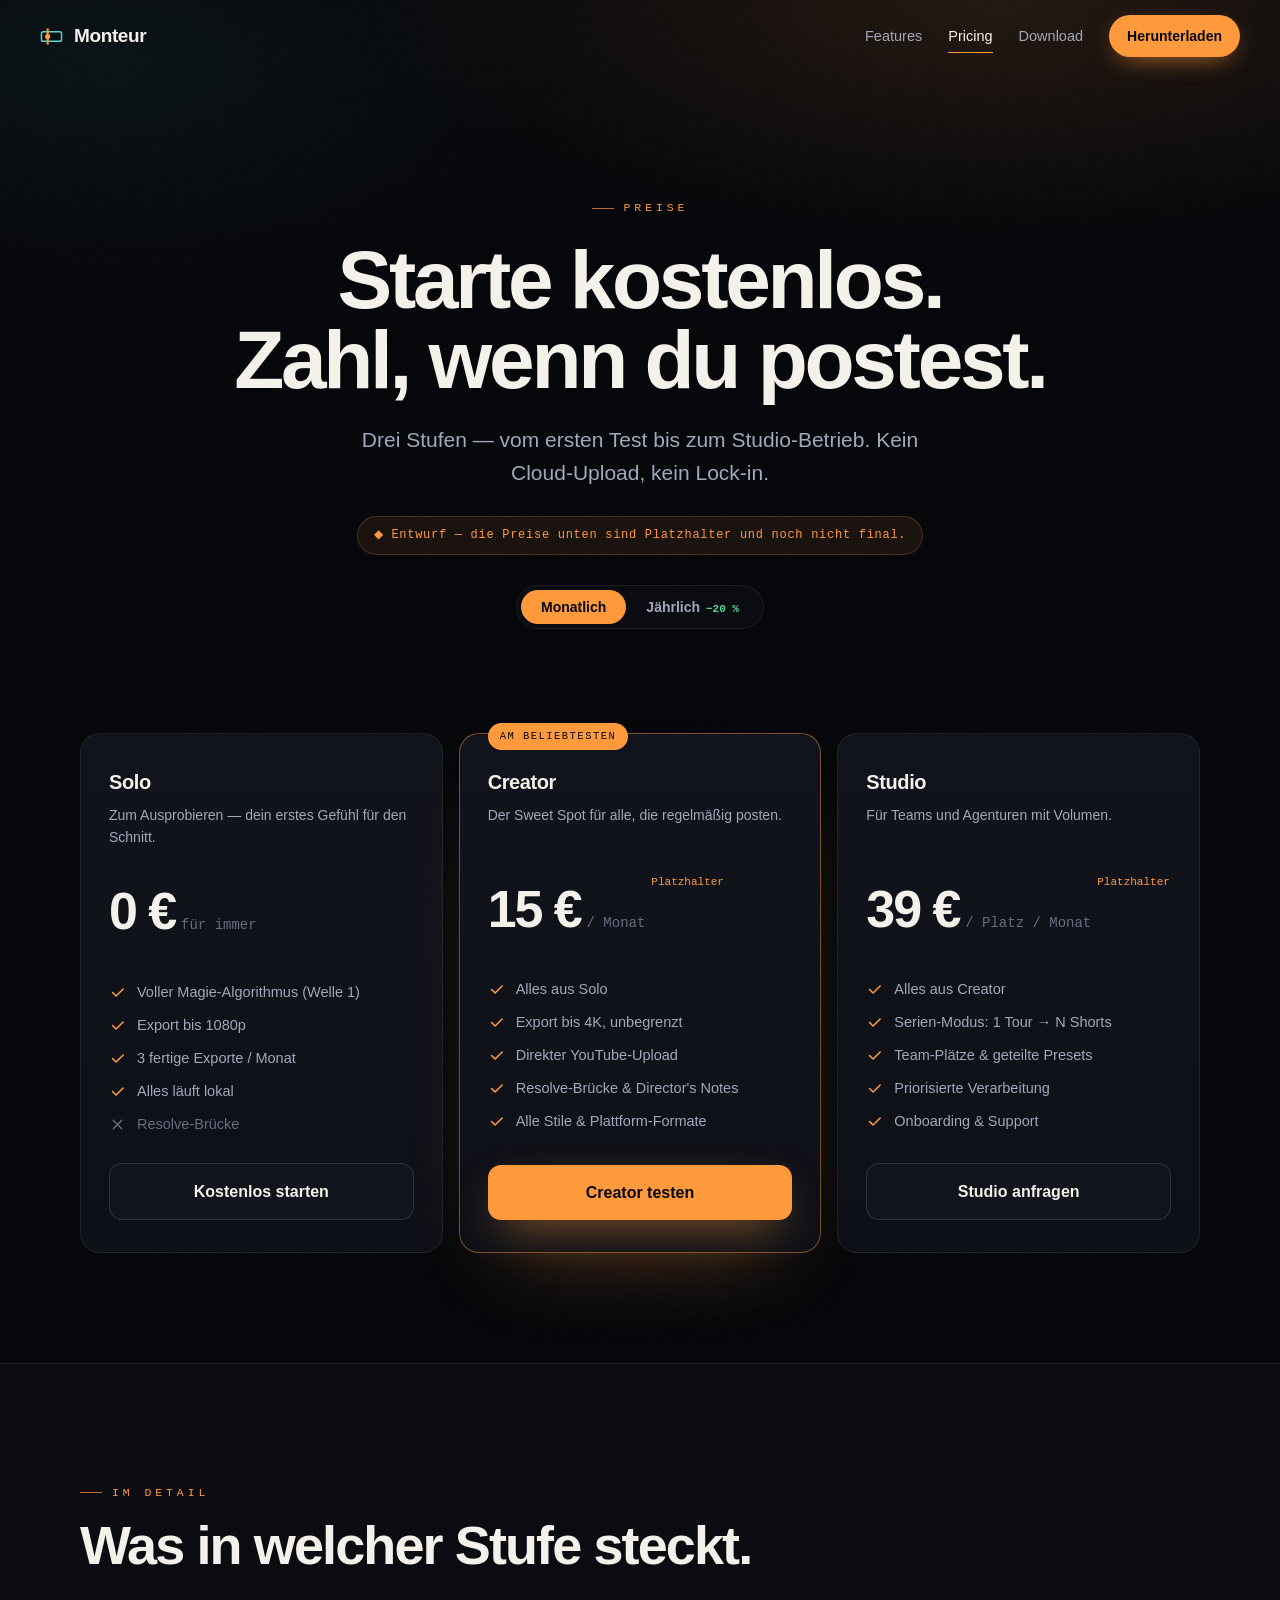
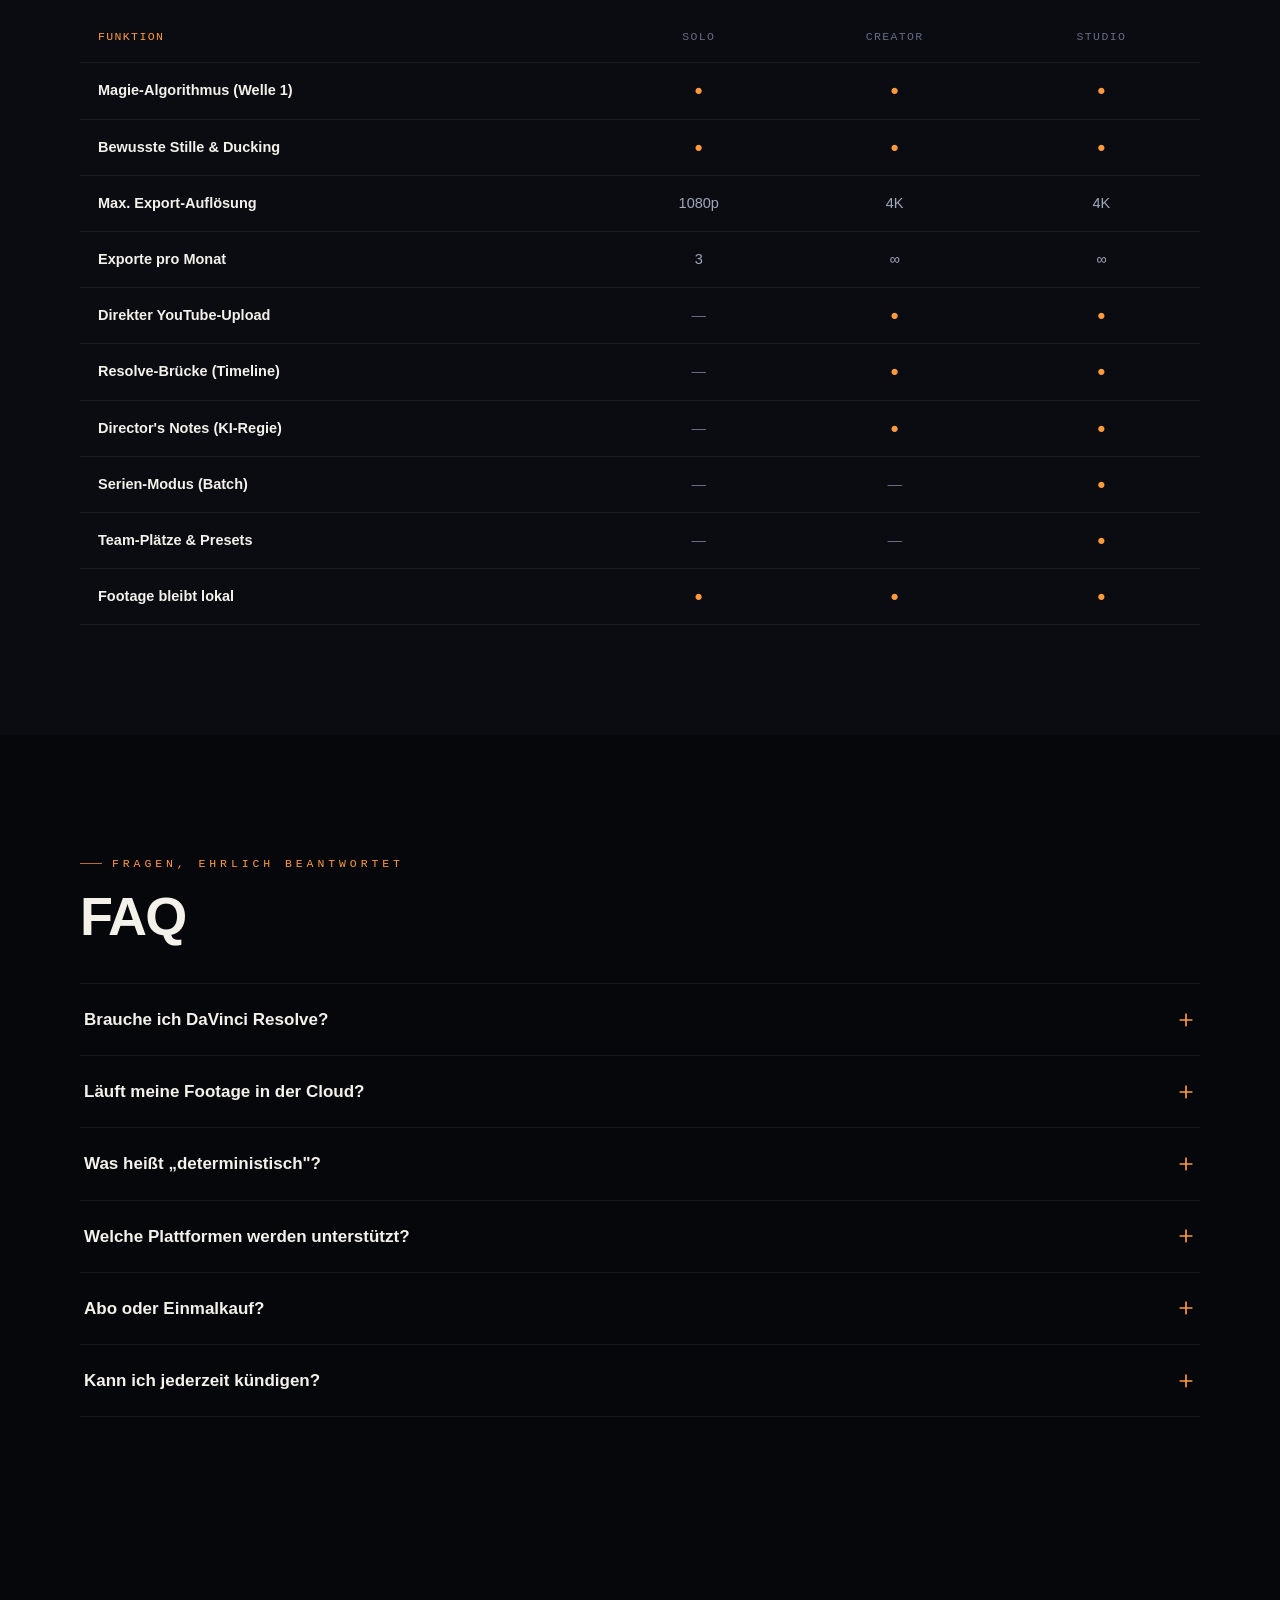
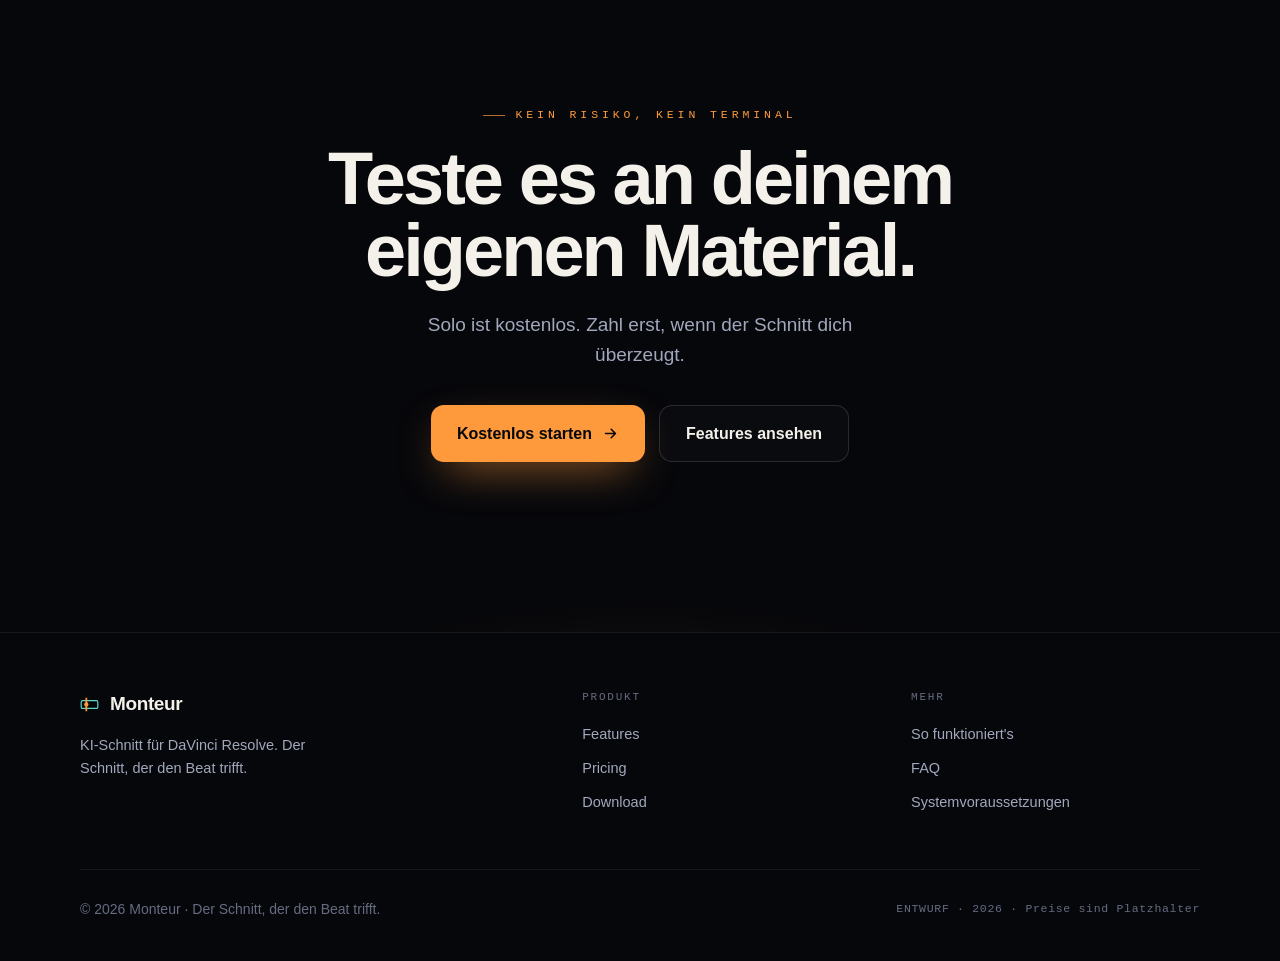
<file: site/pricing.html>
<!doctype html>
<html lang="de">
<head>
<meta charset="utf-8">
<meta name="viewport" content="width=device-width, initial-scale=1">
<title>Pricing — Monteur</title>
<meta name="description" content="Monteur-Preise: Solo zum Ausprobieren, Creator für den Sweet Spot, Studio für Teams. Footage bleibt lokal, Ästhetik bleibt deine.">
<link rel="stylesheet" href="assets/monteur.css">
</head>
<body>
<div class="grain" aria-hidden="true"></div>

<header class="top" id="top">
  <a class="brand" href="index.html"><svg class="glyph" viewBox="0 0 24 24" fill="none" aria-hidden="true"><rect x="1.5" y="7" width="21" height="10" rx="2" stroke="#5AD7CD" stroke-width="1.5"/><line x1="8" y1="3.5" x2="8" y2="20.5" stroke="#FF9A3C" stroke-width="2.2"/><circle cx="8" cy="12" r="2.7" fill="#FF9A3C"/></svg> Monteur</a>
  <nav>
    <a class="lnk" href="features.html">Features</a>
    <a class="lnk" href="pricing.html" aria-current="page">Pricing</a>
    <a class="lnk" href="download.html">Download</a>
    <a class="pill" href="download.html">Herunterladen</a>
  </nav>
  <button class="burger" aria-label="Menü öffnen"><span></span><span></span><span></span></button>
</header>
<div class="mobile-nav">
  <a href="features.html">Features</a><a href="pricing.html">Pricing</a><a href="download.html">Download</a><a class="pill" href="download.html">Herunterladen</a>
</div>

<main>
  <!-- HERO + TIERS -->
  <section class="page-hero" style="padding-bottom:0">
    <div class="wrap" style="text-align:center">
      <span class="eyebrow center rise">Preise</span>
      <h1 class="rise d1">Starte kostenlos.<br>Zahl, wenn du postest.</h1>
      <p class="sub rise d2" style="margin-inline:auto;text-align:center">Drei Stufen — vom ersten Test bis zum Studio-Betrieb. Kein Cloud-Upload, kein Lock-in.</p>
      <div class="rise d2" style="margin-top:26px"><span class="notice">◆ Entwurf — die Preise unten sind Platzhalter und noch nicht final.</span></div>
      <div class="rise d2" style="display:flex;justify-content:center">
        <div class="billing-toggle">
          <button class="on" data-mode="month">Monatlich</button>
          <button data-mode="year">Jährlich <span class="save">−20 %</span></button>
        </div>
      </div>
    </div>
  </section>

  <section class="section" style="padding-top:clamp(40px,5vw,60px)">
    <div class="wrap">
      <div class="tiers">
        <!-- SOLO -->
        <article class="tier rise">
          <div class="name">Solo</div>
          <div class="tag">Zum Ausprobieren — dein erstes Gefühl für den Schnitt.</div>
          <div class="price"><span class="amt">0&nbsp;€</span><span class="per">für immer</span></div>
          <ul>
            <li><svg viewBox="0 0 24 24" fill="none"><path d="M5 12l5 5L20 7" stroke="currentColor" stroke-width="2.2" stroke-linecap="round" stroke-linejoin="round"/></svg>Voller Magie-Algorithmus (Welle 1)</li>
            <li><svg viewBox="0 0 24 24" fill="none"><path d="M5 12l5 5L20 7" stroke="currentColor" stroke-width="2.2" stroke-linecap="round" stroke-linejoin="round"/></svg>Export bis 1080p</li>
            <li><svg viewBox="0 0 24 24" fill="none"><path d="M5 12l5 5L20 7" stroke="currentColor" stroke-width="2.2" stroke-linecap="round" stroke-linejoin="round"/></svg>3 fertige Exporte / Monat</li>
            <li><svg viewBox="0 0 24 24" fill="none"><path d="M5 12l5 5L20 7" stroke="currentColor" stroke-width="2.2" stroke-linecap="round" stroke-linejoin="round"/></svg>Alles läuft lokal</li>
            <li class="off"><svg viewBox="0 0 24 24" fill="none"><path d="M6 6l12 12M18 6L6 18" stroke="currentColor" stroke-width="2" stroke-linecap="round"/></svg>Resolve-Brücke</li>
          </ul>
          <a class="btn btn-ghost" href="download.html">Kostenlos starten</a>
        </article>

        <!-- CREATOR -->
        <article class="tier featured rise d1">
          <div class="name">Creator</div>
          <div class="tag">Der Sweet Spot für alle, die regelmäßig posten.</div>
          <div class="price"><span class="amt"><span data-m="15&nbsp;€" data-y="12&nbsp;€">15&nbsp;€</span></span><span class="per">/ Monat</span><span class="ph">Platzhalter</span></div>
          <ul>
            <li><svg viewBox="0 0 24 24" fill="none"><path d="M5 12l5 5L20 7" stroke="currentColor" stroke-width="2.2" stroke-linecap="round" stroke-linejoin="round"/></svg>Alles aus Solo</li>
            <li><svg viewBox="0 0 24 24" fill="none"><path d="M5 12l5 5L20 7" stroke="currentColor" stroke-width="2.2" stroke-linecap="round" stroke-linejoin="round"/></svg>Export bis 4K, unbegrenzt</li>
            <li><svg viewBox="0 0 24 24" fill="none"><path d="M5 12l5 5L20 7" stroke="currentColor" stroke-width="2.2" stroke-linecap="round" stroke-linejoin="round"/></svg>Direkter YouTube-Upload</li>
            <li><svg viewBox="0 0 24 24" fill="none"><path d="M5 12l5 5L20 7" stroke="currentColor" stroke-width="2.2" stroke-linecap="round" stroke-linejoin="round"/></svg>Resolve-Brücke & Director's Notes</li>
            <li><svg viewBox="0 0 24 24" fill="none"><path d="M5 12l5 5L20 7" stroke="currentColor" stroke-width="2.2" stroke-linecap="round" stroke-linejoin="round"/></svg>Alle Stile & Plattform-Formate</li>
          </ul>
          <a class="btn btn-primary" href="download.html">Creator testen</a>
        </article>

        <!-- STUDIO -->
        <article class="tier rise d2">
          <div class="name">Studio</div>
          <div class="tag">Für Teams und Agenturen mit Volumen.</div>
          <div class="price"><span class="amt"><span data-m="39&nbsp;€" data-y="31&nbsp;€">39&nbsp;€</span></span><span class="per">/ Platz / Monat</span><span class="ph">Platzhalter</span></div>
          <ul>
            <li><svg viewBox="0 0 24 24" fill="none"><path d="M5 12l5 5L20 7" stroke="currentColor" stroke-width="2.2" stroke-linecap="round" stroke-linejoin="round"/></svg>Alles aus Creator</li>
            <li><svg viewBox="0 0 24 24" fill="none"><path d="M5 12l5 5L20 7" stroke="currentColor" stroke-width="2.2" stroke-linecap="round" stroke-linejoin="round"/></svg>Serien-Modus: 1 Tour → N Shorts</li>
            <li><svg viewBox="0 0 24 24" fill="none"><path d="M5 12l5 5L20 7" stroke="currentColor" stroke-width="2.2" stroke-linecap="round" stroke-linejoin="round"/></svg>Team-Plätze & geteilte Presets</li>
            <li><svg viewBox="0 0 24 24" fill="none"><path d="M5 12l5 5L20 7" stroke="currentColor" stroke-width="2.2" stroke-linecap="round" stroke-linejoin="round"/></svg>Priorisierte Verarbeitung</li>
            <li><svg viewBox="0 0 24 24" fill="none"><path d="M5 12l5 5L20 7" stroke="currentColor" stroke-width="2.2" stroke-linecap="round" stroke-linejoin="round"/></svg>Onboarding & Support</li>
          </ul>
          <a class="btn btn-ghost" href="download.html">Studio anfragen</a>
        </article>
      </div>
    </div>
  </section>

  <!-- FEATURE MATRIX -->
  <section class="section bordered inked">
    <div class="wrap">
      <span class="eyebrow rise">Im Detail</span>
      <h2 class="h2 rise d1" style="margin-top:16px">Was in welcher Stufe steckt.</h2>
      <div class="matrix-scroll rise d2">
        <table class="matrix">
          <thead><tr><th class="col-feat">Funktion</th><th>Solo</th><th>Creator</th><th>Studio</th></tr></thead>
          <tbody>
            <tr><th>Magie-Algorithmus (Welle 1)</th><td><span class="yes">●</span></td><td><span class="yes">●</span></td><td><span class="yes">●</span></td></tr>
            <tr><th>Bewusste Stille & Ducking</th><td><span class="yes">●</span></td><td><span class="yes">●</span></td><td><span class="yes">●</span></td></tr>
            <tr><th>Max. Export-Auflösung</th><td>1080p</td><td>4K</td><td>4K</td></tr>
            <tr><th>Exporte pro Monat</th><td>3</td><td>∞</td><td>∞</td></tr>
            <tr><th>Direkter YouTube-Upload</th><td><span class="no">—</span></td><td><span class="yes">●</span></td><td><span class="yes">●</span></td></tr>
            <tr><th>Resolve-Brücke (Timeline)</th><td><span class="no">—</span></td><td><span class="yes">●</span></td><td><span class="yes">●</span></td></tr>
            <tr><th>Director's Notes (KI-Regie)</th><td><span class="no">—</span></td><td><span class="yes">●</span></td><td><span class="yes">●</span></td></tr>
            <tr><th>Serien-Modus (Batch)</th><td><span class="no">—</span></td><td><span class="no">—</span></td><td><span class="yes">●</span></td></tr>
            <tr><th>Team-Plätze & Presets</th><td><span class="no">—</span></td><td><span class="no">—</span></td><td><span class="yes">●</span></td></tr>
            <tr><th>Footage bleibt lokal</th><td><span class="yes">●</span></td><td><span class="yes">●</span></td><td><span class="yes">●</span></td></tr>
          </tbody>
        </table>
      </div>
    </div>
  </section>

  <!-- FAQ -->
  <section class="section" id="faq">
    <div class="wrap">
      <span class="eyebrow rise">Fragen, ehrlich beantwortet</span>
      <h2 class="h2 rise d1" style="margin-top:16px">FAQ</h2>
      <div class="faq rise d2">
        <details><summary>Brauche ich DaVinci Resolve?<svg class="ic" viewBox="0 0 24 24" fill="none"><path d="M12 5v14M5 12h14" stroke="currentColor" stroke-width="2" stroke-linecap="round"/></svg></summary><div class="ans">Zum Schneiden und Exportieren nicht — Monteur baut den Schnitt eigenständig und rendert das fertige Video selbst. Resolve Studio 21+ brauchst du nur, wenn du die Sequenz als echte Timeline weiterbearbeiten willst (die Resolve-Brücke). Ohne Resolve läuft trotzdem alles bis zum fertigen Export.</div></details>
        <details><summary>Läuft meine Footage in der Cloud?<svg class="ic" viewBox="0 0 24 24" fill="none"><path d="M12 5v14M5 12h14" stroke="currentColor" stroke-width="2" stroke-linecap="round"/></svg></summary><div class="ans">Nein. Monteur verarbeitet alles lokal auf deiner Maschine — dein Material verlässt deinen Rechner nicht. Das macht es schnell, privat und offline-fähig.</div></details>
        <details><summary>Was heißt „deterministisch"?<svg class="ic" viewBox="0 0 24 24" fill="none"><path d="M12 5v14M5 12h14" stroke="currentColor" stroke-width="2" stroke-linecap="round"/></svg></summary><div class="ans">Gleicher Input, gleicher Schnitt — jedes Mal. Monteur würfelt nicht. Änderst du nichts an Footage und Vorgaben, bekommst du exakt das gleiche Ergebnis. Das macht Iterationen planbar statt zufällig.</div></details>
        <details><summary>Welche Plattformen werden unterstützt?<svg class="ic" viewBox="0 0 24 24" fill="none"><path d="M12 5v14M5 12h14" stroke="currentColor" stroke-width="2" stroke-linecap="round"/></svg></summary><div class="ans">Windows zuerst, macOS folgt. Die Formate für deine Videos: 9:16 (Reels/Shorts/TikTok), 1:1 und 16:9 — je nach Plattform automatisch passend.</div></details>
        <details><summary>Abo oder Einmalkauf?<svg class="ic" viewBox="0 0 24 24" fill="none"><path d="M12 5v14M5 12h14" stroke="currentColor" stroke-width="2" stroke-linecap="round"/></svg></summary><div class="ans">Das Modell steht noch nicht fest — die Preise hier sind Platzhalter. Die kostenlose Solo-Stufe bleibt in jedem Fall dauerhaft nutzbar, damit du Monteur an deinem eigenen Material testen kannst, bevor du zahlst.</div></details>
        <details><summary>Kann ich jederzeit kündigen?<svg class="ic" viewBox="0 0 24 24" fill="none"><path d="M12 5v14M5 12h14" stroke="currentColor" stroke-width="2" stroke-linecap="round"/></svg></summary><div class="ans">Ja. Bezahlte Stufen sind monatlich oder jährlich kündbar, ohne Haken. Deine lokal exportierten Videos gehören dir — die bleiben, auch wenn du wechselst.</div></details>
      </div>
    </div>
  </section>

  <!-- CTA -->
  <section class="finale">
    <div class="wrap">
      <span class="eyebrow center rise">Kein Risiko, kein Terminal</span>
      <h2 class="rise d1" style="margin-top:18px">Teste es an deinem<br>eigenen Material.</h2>
      <p class="rise d2">Solo ist kostenlos. Zahl erst, wenn der Schnitt dich überzeugt.</p>
      <div class="cta-row rise d2" style="justify-content:center;margin-top:34px">
        <a class="btn btn-primary" href="download.html">Kostenlos starten<svg viewBox="0 0 24 24" fill="none"><path d="M5 12h14M13 6l6 6-6 6" stroke="currentColor" stroke-width="2.2" stroke-linecap="round" stroke-linejoin="round"/></svg></a>
        <a class="btn btn-ghost" href="features.html">Features ansehen</a>
      </div>
    </div>
  </section>
</main>

<footer>
  <div class="wrap">
    <div class="foot-grid">
      <div class="about"><span class="brand"><svg class="glyph" viewBox="0 0 24 24" fill="none" aria-hidden="true" style="width:19px;height:19px"><rect x="1.5" y="7" width="21" height="10" rx="2" stroke="#5AD7CD" stroke-width="1.5"/><line x1="8" y1="3.5" x2="8" y2="20.5" stroke="#FF9A3C" stroke-width="2.2"/><circle cx="8" cy="12" r="2.7" fill="#FF9A3C"/></svg> Monteur</span><p>KI-Schnitt für DaVinci Resolve. Der Schnitt, der den Beat trifft.</p></div>
      <div class="foot-col"><h4>Produkt</h4><a href="features.html">Features</a><a href="pricing.html">Pricing</a><a href="download.html">Download</a></div>
      <div class="foot-col"><h4>Mehr</h4><a href="features.html#ablauf">So funktioniert's</a><a href="pricing.html#faq">FAQ</a><a href="download.html">Systemvoraussetzungen</a></div>
    </div>
    <div class="foot-bottom"><span>© 2026 Monteur · Der Schnitt, der den Beat trifft.</span><span class="mono">ENTWURF · 2026 · Preise sind Platzhalter</span></div>
  </div>
</footer>

<script src="assets/monteur.js" defer></script>
</body>
</html>
</file>
<file: site/assets/monteur.css>
/* ═══════════════════════════════════════════════════════════
   MONTEUR — shared design system (2026)
   Dark grading-suite world · single ember accent · mono data.
   Used across index / features / pricing / download.
   ═══════════════════════════════════════════════════════════ */
:root{
  --void:#06070B; --ink:#0A0C12; --ink-2:#0E1017;
  --panel:#12141D; --panel-2:#171A24;
  --line:rgba(255,255,255,.07); --line-2:rgba(255,255,255,.13);
  --ember:#FF9A3C; --ember-hi:#FFB463; --ember-deep:#F0791E;
  --pulse:#5AD7CD; --chalk:#F4F1EA; --haze:#A2A8BC; --haze-dim:#666C81;
  --glass:rgba(18,20,29,.55);
  --good:#5AD79A; --max:1200px;
  --sans:"Helvetica Neue",Helvetica,"Segoe UI",Arial,system-ui,sans-serif;
  --serif:"Iowan Old Style","Palatino Linotype",Palatino,Georgia,"Times New Roman",serif;
  --mono:ui-monospace,"SF Mono","JetBrains Mono",Menlo,"Roboto Mono",monospace;
  --e-out:cubic-bezier(.16,1,.3,1);
}
*{box-sizing:border-box}
html{-webkit-text-size-adjust:100%;scroll-behavior:smooth}
body{
  margin:0;background:var(--void);color:var(--haze);
  font-family:var(--sans);font-size:17px;line-height:1.6;
  -webkit-font-smoothing:antialiased;text-rendering:optimizeLegibility;overflow-x:hidden;
}
::selection{background:rgba(255,154,60,.3);color:var(--chalk)}
a{color:inherit;text-decoration:none}
canvas{display:block}
img{max-width:100%}
h1,h2,h3{margin:0;color:var(--chalk);font-weight:800;letter-spacing:-.03em;text-wrap:balance}
p{margin:0}

/* grain */
.grain{position:fixed;inset:-50%;z-index:1;pointer-events:none;background-image:var(--grain);background-size:180px;opacity:.05;mix-blend-mode:overlay;animation:grain 6s steps(6) infinite}
@keyframes grain{0%{transform:translate(0,0)}10%{transform:translate(-4%,-4%)}30%{transform:translate(3%,-2%)}50%{transform:translate(-2%,3%)}70%{transform:translate(4%,2%)}90%{transform:translate(-3%,-3%)}100%{transform:translate(0,0)}}

/* helpers */
.wrap{max-width:var(--max);margin:0 auto;padding:0 clamp(20px,4vw,40px);position:relative;z-index:2}
.eyebrow{font-family:var(--mono);font-size:11.5px;letter-spacing:.34em;text-transform:uppercase;color:var(--ember);font-weight:500;display:inline-flex;align-items:center;gap:10px}
.eyebrow::before{content:"";width:22px;height:1px;background:var(--ember);opacity:.7}
.eyebrow.center{justify-content:center}
.lead{font-size:19px;line-height:1.7;color:var(--haze);max-width:58ch}
.rise{opacity:0;transform:translateY(28px);transition:opacity .9s var(--e-out),transform .9s var(--e-out)}
.rise.in{opacity:1;transform:none}
.rise.d1{transition-delay:.08s}.rise.d2{transition-delay:.16s}.rise.d3{transition-delay:.24s}
.mono-tag{font-family:var(--mono);font-size:11px;letter-spacing:.14em;color:var(--haze-dim);text-transform:uppercase}

/* ═══ NAV ═══ */
.top{position:fixed;top:0;left:0;right:0;z-index:60;display:flex;align-items:center;justify-content:space-between;padding:15px clamp(20px,4vw,40px);transition:background .4s,backdrop-filter .4s,border-color .4s;border-bottom:1px solid transparent}
.top.stuck{background:var(--glass);backdrop-filter:blur(14px) saturate(1.4);border-bottom:1px solid var(--line)}
.brand{display:flex;align-items:center;gap:11px;color:var(--chalk);font-weight:800;letter-spacing:-.02em;font-size:19px}
.brand .glyph{width:23px;height:23px;flex:0 0 auto}
.top nav{display:flex;gap:26px;align-items:center}
.top nav a.lnk{font-size:14.5px;color:var(--haze);transition:color .2s;position:relative}
.top nav a.lnk:hover,.top nav a.lnk[aria-current="page"]{color:var(--chalk)}
.top nav a.lnk::after{content:"";position:absolute;left:0;bottom:-5px;width:0;height:1px;background:var(--ember);transition:width .3s var(--e-out)}
.top nav a.lnk:hover::after,.top nav a.lnk[aria-current="page"]::after{width:100%}
.pill{font-size:14px;font-weight:600;color:var(--void);background:var(--ember);padding:10px 18px;border-radius:999px;transition:transform .18s var(--e-out),box-shadow .3s;box-shadow:0 8px 26px -10px rgba(255,154,60,.8);white-space:nowrap}
.pill:hover{transform:translateY(-2px);box-shadow:0 14px 34px -10px rgba(255,154,60,.95);color:var(--void)}
.burger{display:none;flex-direction:column;gap:5px;background:none;border:0;cursor:pointer;padding:8px}
.burger span{width:22px;height:2px;background:var(--chalk);transition:.3s}
.mobile-nav{position:fixed;inset:0;z-index:55;background:rgba(6,7,11,.96);backdrop-filter:blur(10px);display:flex;flex-direction:column;justify-content:center;align-items:center;gap:28px;opacity:0;pointer-events:none;transition:opacity .35s}
.mobile-nav.open{opacity:1;pointer-events:auto}
.mobile-nav a{font-size:26px;font-weight:700;color:var(--chalk);letter-spacing:-.02em}
.mobile-nav a.pill{font-size:16px}
@media(max-width:820px){.top nav .lnk,.top nav .pill{display:none}.burger{display:flex}}

/* buttons */
.btn{display:inline-flex;align-items:center;gap:10px;font-weight:700;font-size:16px;padding:15px 26px;border-radius:13px;transition:transform .18s var(--e-out),background .25s,border-color .25s,box-shadow .3s;cursor:pointer}
.btn svg{width:17px;height:17px}
.btn-primary{background:var(--ember);color:var(--void);box-shadow:0 16px 46px -16px rgba(255,154,60,.8);border:0}
.btn-primary:hover{transform:translateY(-2px);background:var(--ember-hi)}
.btn-ghost{border:1px solid var(--line-2);color:var(--chalk);background:rgba(255,255,255,.02)}
.btn-ghost:hover{border-color:var(--ember);transform:translateY(-2px)}
.cta-row{display:flex;gap:14px;flex-wrap:wrap}

/* ═══ PAGE HERO (subpages) ═══ */
.page-hero{position:relative;padding:clamp(130px,18vw,190px) 0 clamp(40px,6vw,70px);overflow:hidden}
.page-hero::before{content:"";position:absolute;inset:0;z-index:0;pointer-events:none;background:radial-gradient(90% 70% at 78% 0%,rgba(255,154,60,.12),transparent 55%),radial-gradient(60% 60% at 8% 10%,rgba(90,215,205,.06),transparent 60%)}
.page-hero h1{font-size:clamp(40px,7vw,82px);line-height:.98;letter-spacing:-.04em;margin-top:22px}
.page-hero .sub{margin-top:24px;font-size:clamp(17px,2vw,21px);line-height:1.55;max-width:52ch;color:var(--haze)}
.page-hero .sub b{color:var(--chalk);font-weight:600}

/* section shells */
.section{padding:clamp(70px,9vw,110px) 0;position:relative;z-index:2}
.section.bordered{border-top:1px solid var(--line)}
.section.inked{background:var(--ink)}
.sec-head{display:flex;align-items:flex-end;justify-content:space-between;gap:24px;flex-wrap:wrap;margin-bottom:38px}
.sec-head h2{font-size:clamp(30px,5.2vw,54px);line-height:1;letter-spacing:-.035em}
.sec-head p{max-width:34ch;color:var(--haze);font-size:16px}
.h2{font-size:clamp(30px,5.2vw,54px);line-height:1;letter-spacing:-.035em}

/* ═══ BENTO ═══ */
.bento{display:grid;grid-template-columns:repeat(4,1fr);gap:14px;grid-auto-rows:200px}
.tile{position:relative;border:1px solid var(--line);border-radius:18px;overflow:hidden;background:linear-gradient(180deg,var(--panel),var(--ink-2));transition:transform .5s var(--e-out),border-color .4s,box-shadow .5s;display:flex;flex-direction:column;justify-content:flex-end;isolation:isolate}
.tile canvas{position:absolute;inset:0;width:100%;height:100%;z-index:0;opacity:.9;transition:opacity .5s}
.tile .scrim{position:absolute;inset:0;z-index:1;pointer-events:none;background:linear-gradient(180deg,rgba(10,12,18,0) 30%,rgba(8,9,14,.72) 78%,rgba(8,9,14,.92))}
.tile .body{position:relative;z-index:2;padding:22px}
.tile .idx{font-family:var(--mono);font-size:11px;letter-spacing:.16em;color:var(--ember)}
.tile h3{font-size:clamp(19px,2.2vw,25px);line-height:1.08;margin:9px 0 8px;letter-spacing:-.025em}
.tile p{font-size:14px;line-height:1.5;color:var(--haze);max-width:38ch}
.tile .stat{margin-top:12px;font-family:var(--mono);font-size:12px;color:var(--haze-dim)}
.tile .stat b{color:var(--pulse);font-weight:600}
.tile:hover{transform:translateY(-6px);border-color:var(--line-2);box-shadow:0 40px 70px -40px rgba(0,0,0,.9),0 0 0 1px rgba(255,154,60,.18)}
.tile:hover canvas{opacity:1}
.tile.big{grid-column:span 2;grid-row:span 2}
.tile.wide{grid-column:span 2}
.tile.tall{grid-row:span 2}
@media(max-width:900px){.bento{grid-template-columns:repeat(2,1fr);grid-auto-rows:190px}.tile.big{grid-column:span 2;grid-row:span 2}.tile.wide{grid-column:span 2}.tile.tall{grid-row:span 1;grid-column:span 1}}
@media(max-width:560px){.bento{grid-template-columns:1fr;grid-auto-rows:180px}.tile.big,.tile.wide,.tile.tall{grid-column:span 1;grid-row:span 1}.tile.big{grid-row:span 2}}

/* ═══ MARQUEE ═══ */
.marquee{border-top:1px solid var(--line);border-bottom:1px solid var(--line);padding:22px 0;overflow:hidden;white-space:nowrap;background:var(--ink);position:relative;z-index:2;-webkit-mask-image:linear-gradient(90deg,transparent,#000 8%,#000 92%,transparent);mask-image:linear-gradient(90deg,transparent,#000 8%,#000 92%,transparent)}
.marquee .track{display:inline-block;animation:scroll 34s linear infinite}
.marquee span{font-size:clamp(22px,4vw,40px);font-weight:800;letter-spacing:-.02em;color:var(--chalk);padding:0 30px}
.marquee span .dot{color:var(--ember)}
.marquee span.o{color:transparent;-webkit-text-stroke:1px var(--haze-dim)}
@keyframes scroll{from{transform:translateX(0)}to{transform:translateX(-50%)}}

/* ═══ FORMULA ═══ */
.formula{padding:clamp(80px,11vw,140px) 0;text-align:center;position:relative;z-index:2}
.formula .expr{font-size:clamp(30px,6vw,68px);font-weight:800;color:var(--chalk);letter-spacing:-.04em;display:flex;gap:.4ch;justify-content:center;flex-wrap:wrap;line-height:1.05;margin-top:26px}
.formula .expr b{color:var(--ember)}
.formula .expr .x{color:var(--haze-dim);font-weight:300}
.formula p{margin:26px auto 0;max-width:54ch;color:var(--haze);font-size:18px}

/* ═══ WORKFLOW ═══ */
.flow{display:grid;grid-template-columns:repeat(4,1fr);gap:16px;margin-top:40px;counter-reset:step}
.step{position:relative;padding:28px 24px;border:1px solid var(--line);border-radius:16px;background:linear-gradient(180deg,var(--panel),var(--ink-2));overflow:hidden;transition:transform .5s var(--e-out),border-color .4s}
.step:hover{transform:translateY(-5px);border-color:var(--line-2)}
.step::before{counter-increment:step;content:"0" counter(step);font-family:var(--mono);font-size:13px;font-weight:600;color:var(--ember);letter-spacing:.1em}
.step h3{font-size:20px;margin:16px 0 9px;letter-spacing:-.02em}
.step p{font-size:14.5px;color:var(--haze);line-height:1.55}
.step .rail{position:absolute;left:0;top:0;height:100%;width:2px;background:linear-gradient(var(--ember),transparent);opacity:.5}
@media(max-width:860px){.flow{grid-template-columns:1fr 1fr}}
@media(max-width:480px){.flow{grid-template-columns:1fr}}

/* ═══ PRINCIPLES / CARDS ═══ */
.grid3{display:grid;grid-template-columns:repeat(3,1fr);gap:14px;margin-top:40px}
.cell{padding:32px 28px;border:1px solid var(--line);border-radius:16px;background:var(--glass);backdrop-filter:blur(8px);transition:transform .5s var(--e-out),border-color .4s}
.cell:hover{transform:translateY(-5px);border-color:var(--line-2)}
.cell .mk{width:30px;height:30px;color:var(--ember);margin-bottom:18px}
.cell h3{font-size:19px;margin-bottom:10px;letter-spacing:-.02em}
.cell p{font-size:15px;color:var(--haze);line-height:1.55}
@media(max-width:760px){.grid3{grid-template-columns:1fr}}

/* ═══ READOUT ═══ */
.readout{border:1px solid var(--line);border-radius:16px;overflow:hidden;margin-top:36px;font-family:var(--mono)}
.readout .row{display:flex;justify-content:space-between;gap:20px;align-items:baseline;padding:18px 26px;border-top:1px solid var(--line);font-size:14px;transition:background .3s}
.readout .row:first-child{border-top:0}
.readout .row:hover{background:rgba(255,255,255,.02)}
.readout .k{color:var(--haze-dim);letter-spacing:.05em}
.readout .v{color:var(--chalk);font-weight:600;text-align:right}
.readout .v em{color:var(--pulse);font-style:normal}

/* ═══ PRICING ═══ */
.notice{display:inline-flex;align-items:center;gap:10px;font-family:var(--mono);font-size:12px;letter-spacing:.06em;color:var(--ember);background:rgba(255,154,60,.08);border:1px solid rgba(255,154,60,.22);padding:9px 16px;border-radius:999px}
.billing-toggle{display:inline-flex;align-items:center;gap:0;margin-top:30px;border:1px solid var(--line);border-radius:999px;padding:4px;background:var(--ink)}
.billing-toggle button{font-family:var(--sans);font-size:14px;font-weight:600;color:var(--haze);background:none;border:0;padding:9px 20px;border-radius:999px;cursor:pointer;transition:.3s}
.billing-toggle button.on{background:var(--ember);color:var(--void)}
.billing-toggle .save{font-family:var(--mono);font-size:11px;color:var(--good);margin-left:2px}
.tiers{display:grid;grid-template-columns:repeat(3,1fr);gap:16px;margin-top:44px;align-items:stretch}
.tier{position:relative;display:flex;flex-direction:column;border:1px solid var(--line);border-radius:20px;padding:32px 28px;background:linear-gradient(180deg,var(--panel),var(--ink-2));transition:transform .5s var(--e-out),border-color .4s}
.tier:hover{transform:translateY(-6px);border-color:var(--line-2)}
.tier.featured{border-color:rgba(255,154,60,.45);box-shadow:0 40px 90px -50px rgba(255,154,60,.4)}
.tier.featured::before{content:"Am beliebtesten";position:absolute;top:-11px;left:28px;font-family:var(--mono);font-size:10.5px;letter-spacing:.14em;text-transform:uppercase;color:var(--void);background:var(--ember);padding:5px 12px;border-radius:999px}
.tier .name{font-size:20px;font-weight:800;color:var(--chalk);letter-spacing:-.02em}
.tier .tag{font-size:14px;color:var(--haze);margin-top:6px;min-height:42px}
.tier .price{display:flex;align-items:baseline;gap:6px;margin:22px 0 4px}
.tier .price .amt{font-size:clamp(38px,5vw,52px);font-weight:800;color:var(--chalk);letter-spacing:-.04em;font-variant-numeric:tabular-nums}
.tier .price .per{font-size:14px;color:var(--haze-dim);font-family:var(--mono)}
.tier .price .ph{font-family:var(--mono);font-size:11px;color:var(--ember);align-self:flex-start;margin-top:6px}
.tier ul{list-style:none;padding:0;margin:24px 0 28px;display:flex;flex-direction:column;gap:12px}
.tier li{display:flex;gap:11px;align-items:flex-start;font-size:14.5px;line-height:1.45;color:var(--haze)}
.tier li svg{width:17px;height:17px;flex:0 0 auto;margin-top:2px;color:var(--ember)}
.tier li.off{color:var(--haze-dim)}
.tier li.off svg{color:var(--haze-dim)}
.tier .btn{width:100%;justify-content:center;margin-top:auto}
@media(max-width:860px){.tiers{grid-template-columns:1fr;max-width:440px;margin-inline:auto}}

/* feature matrix */
.matrix{width:100%;border-collapse:collapse;margin-top:40px;font-size:14.5px}
.matrix th,.matrix td{padding:16px 18px;text-align:left;border-bottom:1px solid var(--line)}
.matrix thead th{font-family:var(--mono);font-size:11.5px;letter-spacing:.12em;text-transform:uppercase;color:var(--haze-dim);font-weight:500}
.matrix thead th:not(:first-child),.matrix td:not(:first-child){text-align:center}
.matrix tbody th{font-weight:600;color:var(--chalk);font-family:var(--sans)}
.matrix td .yes{color:var(--ember)}
.matrix td .no{color:var(--haze-dim)}
.matrix tbody tr:hover{background:rgba(255,255,255,.02)}
.matrix-scroll{overflow-x:auto;-webkit-overflow-scrolling:touch}
.matrix .col-feat{color:var(--ember)}

/* FAQ */
.faq{margin-top:40px;border-top:1px solid var(--line)}
.faq details{border-bottom:1px solid var(--line)}
.faq summary{list-style:none;cursor:pointer;padding:22px 4px;display:flex;justify-content:space-between;align-items:center;gap:20px;font-size:17px;font-weight:600;color:var(--chalk);transition:color .2s}
.faq summary::-webkit-details-marker{display:none}
.faq summary:hover{color:var(--ember)}
.faq summary .ic{width:20px;height:20px;flex:0 0 auto;color:var(--ember);transition:transform .3s}
.faq details[open] summary .ic{transform:rotate(45deg)}
.faq .ans{padding:0 4px 24px;color:var(--haze);font-size:15.5px;line-height:1.65;max-width:70ch}

/* ═══ DOWNLOAD ═══ */
.dl-cards{display:grid;grid-template-columns:1fr 1fr;gap:16px;margin-top:44px}
.dl-card{border:1px solid var(--line);border-radius:20px;padding:34px 30px;background:linear-gradient(180deg,var(--panel),var(--ink-2));display:flex;flex-direction:column;gap:16px;transition:transform .5s var(--e-out),border-color .4s}
.dl-card:hover{transform:translateY(-5px);border-color:var(--line-2)}
.dl-card .os{display:flex;align-items:center;gap:14px}
.dl-card .os svg{width:34px;height:34px;color:var(--chalk)}
.dl-card .os h3{font-size:22px}
.dl-card .meta{font-family:var(--mono);font-size:12px;color:var(--haze-dim);letter-spacing:.04em}
.dl-card .btn{width:100%;justify-content:center}
.badge-soon{font-family:var(--mono);font-size:10.5px;letter-spacing:.12em;text-transform:uppercase;color:var(--ember);border:1px solid rgba(255,154,60,.3);padding:3px 9px;border-radius:999px}
@media(max-width:680px){.dl-cards{grid-template-columns:1fr}}
.req{display:grid;grid-template-columns:repeat(4,1fr);gap:14px;margin-top:40px}
.req .r{border:1px solid var(--line);border-radius:14px;padding:22px;background:var(--ink-2)}
.req .r .rk{font-family:var(--mono);font-size:11px;letter-spacing:.12em;text-transform:uppercase;color:var(--haze-dim)}
.req .r .rv{font-size:16px;color:var(--chalk);font-weight:600;margin-top:8px;line-height:1.3}
@media(max-width:820px){.req{grid-template-columns:1fr 1fr}}
@media(max-width:440px){.req{grid-template-columns:1fr}}

/* waitlist */
.waitlist{display:flex;gap:12px;margin-top:28px;max-width:460px;flex-wrap:wrap}
.waitlist input{flex:1;min-width:200px;background:var(--ink);border:1px solid var(--line-2);border-radius:12px;padding:14px 18px;color:var(--chalk);font-family:var(--sans);font-size:15px}
.waitlist input:focus{outline:none;border-color:var(--ember)}
.waitlist .btn{white-space:nowrap}
.waitlist-note{font-family:var(--mono);font-size:12px;color:var(--haze-dim);margin-top:12px}

/* ═══ FINALE ═══ */
.finale{padding:clamp(100px,14vw,170px) 0;text-align:center;position:relative;overflow:hidden;z-index:2}
.finale::before{content:"";position:absolute;inset:auto -20% -50% -20%;height:80%;z-index:0;background:radial-gradient(50% 100% at 50% 100%,rgba(255,154,60,.2),transparent 70%);pointer-events:none}
.finale .wrap{z-index:2}
.finale h2{font-size:clamp(34px,6.5vw,74px);line-height:.98;letter-spacing:-.04em}
.finale p{margin:22px auto 0;max-width:44ch;color:var(--haze);font-size:19px}
.finale .cta-row{justify-content:center}

/* ═══ FOOTER ═══ */
footer{border-top:1px solid var(--line);padding:56px 0 40px;color:var(--haze-dim);font-size:14px;position:relative;z-index:2}
.foot-grid{display:grid;grid-template-columns:1.6fr 1fr 1fr;gap:40px;margin-bottom:44px}
.foot-grid .about{max-width:34ch}
.foot-grid .about p{margin-top:14px;color:var(--haze);font-size:14.5px;line-height:1.6}
.foot-col h4{font-family:var(--mono);font-size:11px;letter-spacing:.16em;text-transform:uppercase;color:var(--haze-dim);margin:0 0 16px;font-weight:500}
.foot-col a{display:block;color:var(--haze);font-size:14.5px;margin-bottom:11px;transition:color .2s}
.foot-col a:hover{color:var(--ember)}
.foot-bottom{display:flex;justify-content:space-between;align-items:center;gap:20px;flex-wrap:wrap;border-top:1px solid var(--line);padding-top:28px}
.foot-bottom .mono{font-family:var(--mono);font-size:11.5px;letter-spacing:.06em}
@media(max-width:760px){.foot-grid{grid-template-columns:1fr 1fr}.foot-grid .about{grid-column:1/-1}}
@media(max-width:440px){.foot-grid{grid-template-columns:1fr}}

@media(prefers-reduced-motion:reduce){
  *{animation-duration:.001ms!important;animation-iteration-count:1!important;transition-duration:.001ms!important;scroll-behavior:auto!important}
  .rise{opacity:1!important;transform:none!important}
}
</file>
